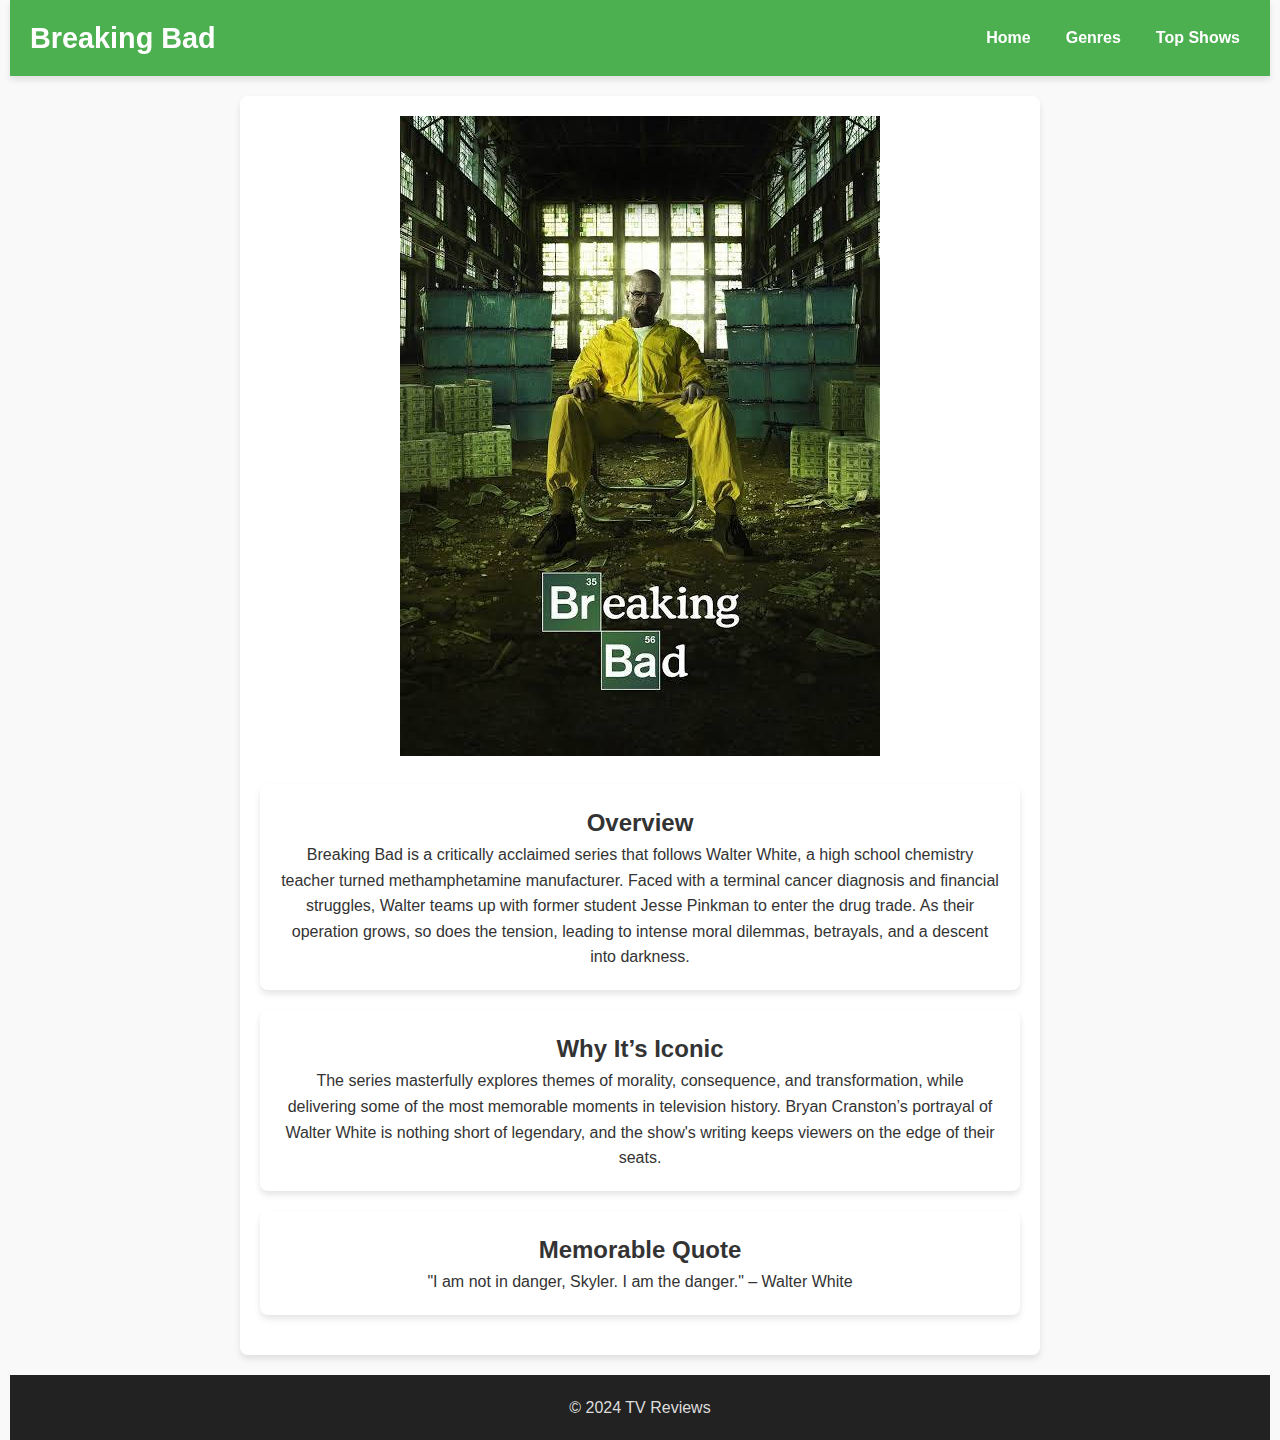
<file: pages/breaking_bad.html>
<!DOCTYPE html>
<html lang="en">
<head>
    <meta charset="UTF-8">
    <meta name="viewport" content="width=device-width, initial-scale=1.0">
    <title>Breaking Bad Review</title>
    <link rel="stylesheet" href="../styles/style.css">
</head>
<body>
    <header>
        <h1>Breaking Bad</h1>
        <nav>
            <a href="../index.html">Home</a>
            <a href="genres.html">Genres</a>
            <a href="top-shows.html">Top Shows</a>
        </nav>
    </header>
    <main>
        <img src="../images/breaking_bad.jpg" alt="Breaking Bad Poster" class="review-image">
        <section>
            <h2>Overview</h2>
            <p>Breaking Bad is a critically acclaimed series that follows Walter White, a high school chemistry teacher turned methamphetamine manufacturer. Faced with a terminal cancer diagnosis and financial struggles, Walter teams up with former student Jesse Pinkman to enter the drug trade. As their operation grows, so does the tension, leading to intense moral dilemmas, betrayals, and a descent into darkness.</p>
        </section>
        <section>
            <h2>Why It’s Iconic</h2>
            <p>The series masterfully explores themes of morality, consequence, and transformation, while delivering some of the most memorable moments in television history. Bryan Cranston’s portrayal of Walter White is nothing short of legendary, and the show's writing keeps viewers on the edge of their seats.</p>
        </section>
        <section>
            <h2>Memorable Quote</h2>
            <blockquote>"I am not in danger, Skyler. I am the danger." – Walter White</blockquote>
        </section>
    </main>
    <footer>
        <p>&copy; 2024 TV Reviews</p>
    </footer>
</body>
</html>
</file>
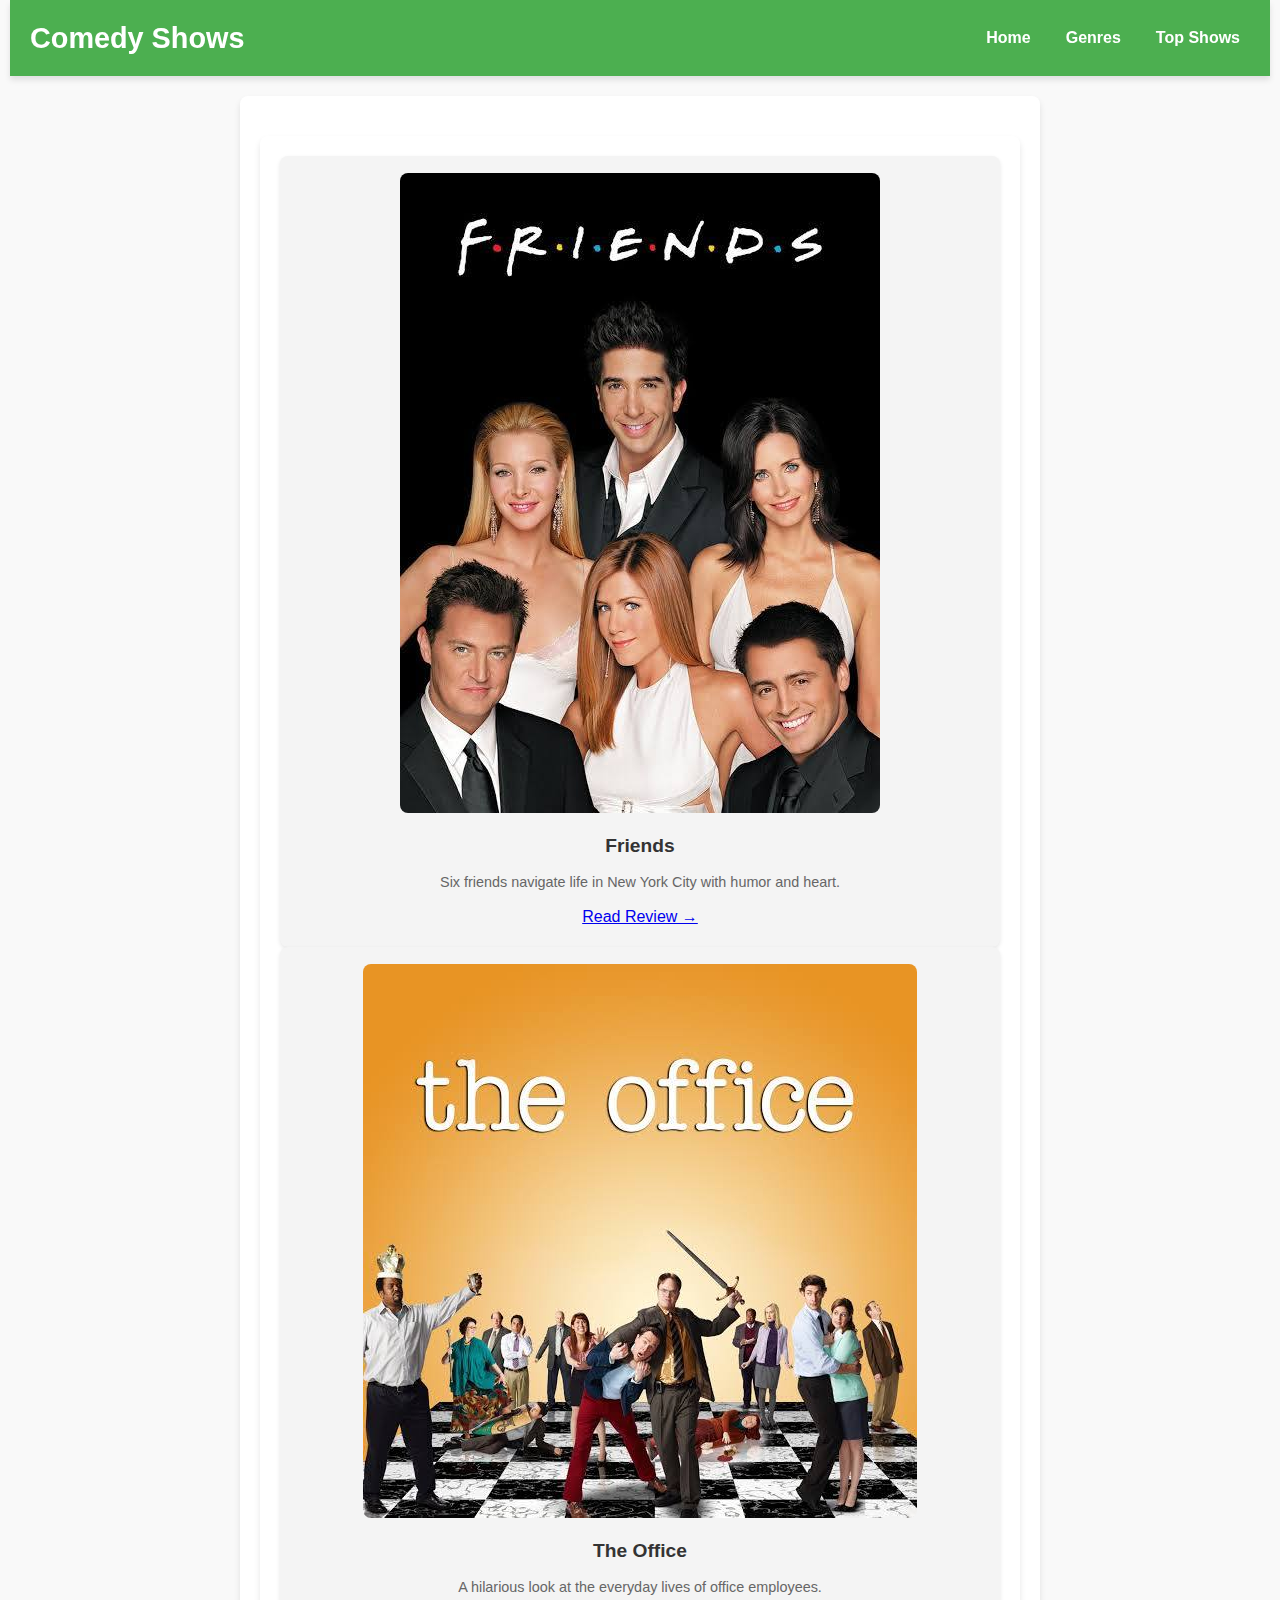
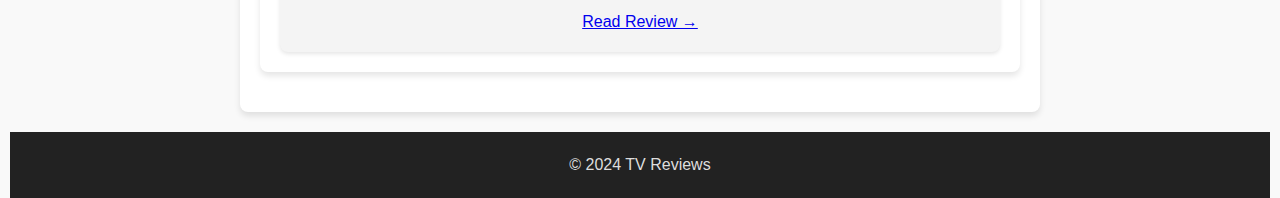
<file: pages/comedy.html>
<!DOCTYPE html>
<html lang="en">
<head>
    <meta charset="UTF-8">
    <meta name="viewport" content="width=device-width, initial-scale=1.0">
    <title>Comedy Shows</title>
    <link rel="stylesheet" href="../styles/style.css">
</head>
<body>
    <header>
        <h1>Comedy Shows</h1>
        <nav>
            <a href="../index.html">Home</a>
            <a href="genres.html">Genres</a>
            <a href="top-shows.html">Top Shows</a>
        </nav>
    </header>
    <main>
        <section id="comedy-shows">
            <div class="show-card">
                <img src="../images/friends.jpg" alt="Friends">
                <h3>Friends</h3>
                <p>Six friends navigate life in New York City with humor and heart.</p>
                <a href="friends.html">Read Review →</a>
            </div>
            <div class="show-card">
                <img src="../images/the_office.jpg" alt="The Office">
                <h3>The Office</h3>
                <p>A hilarious look at the everyday lives of office employees.</p>
                <a href="the_office.html">Read Review →</a>
            </div>
        </section>
    </main>
    <footer>
        <p>&copy; 2024 TV Reviews</p>
    </footer>
</body>
</html>
</file>
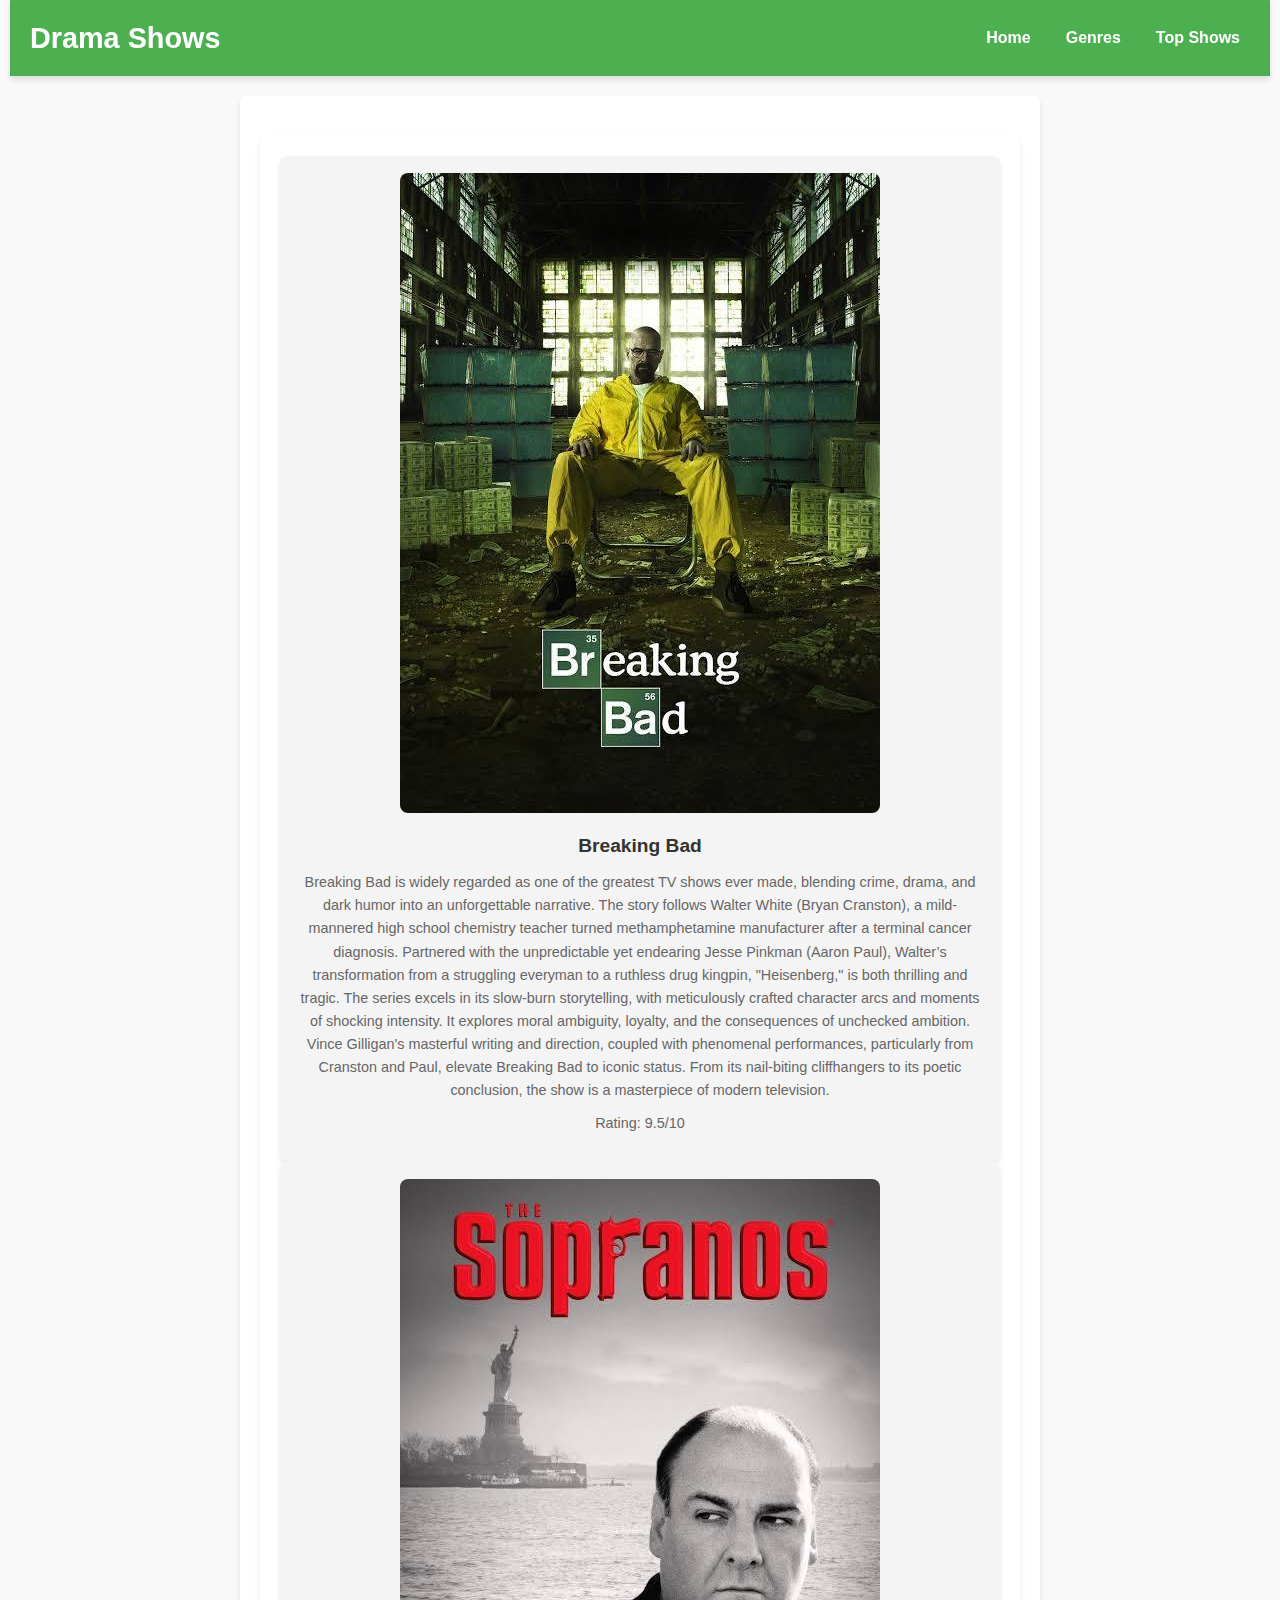
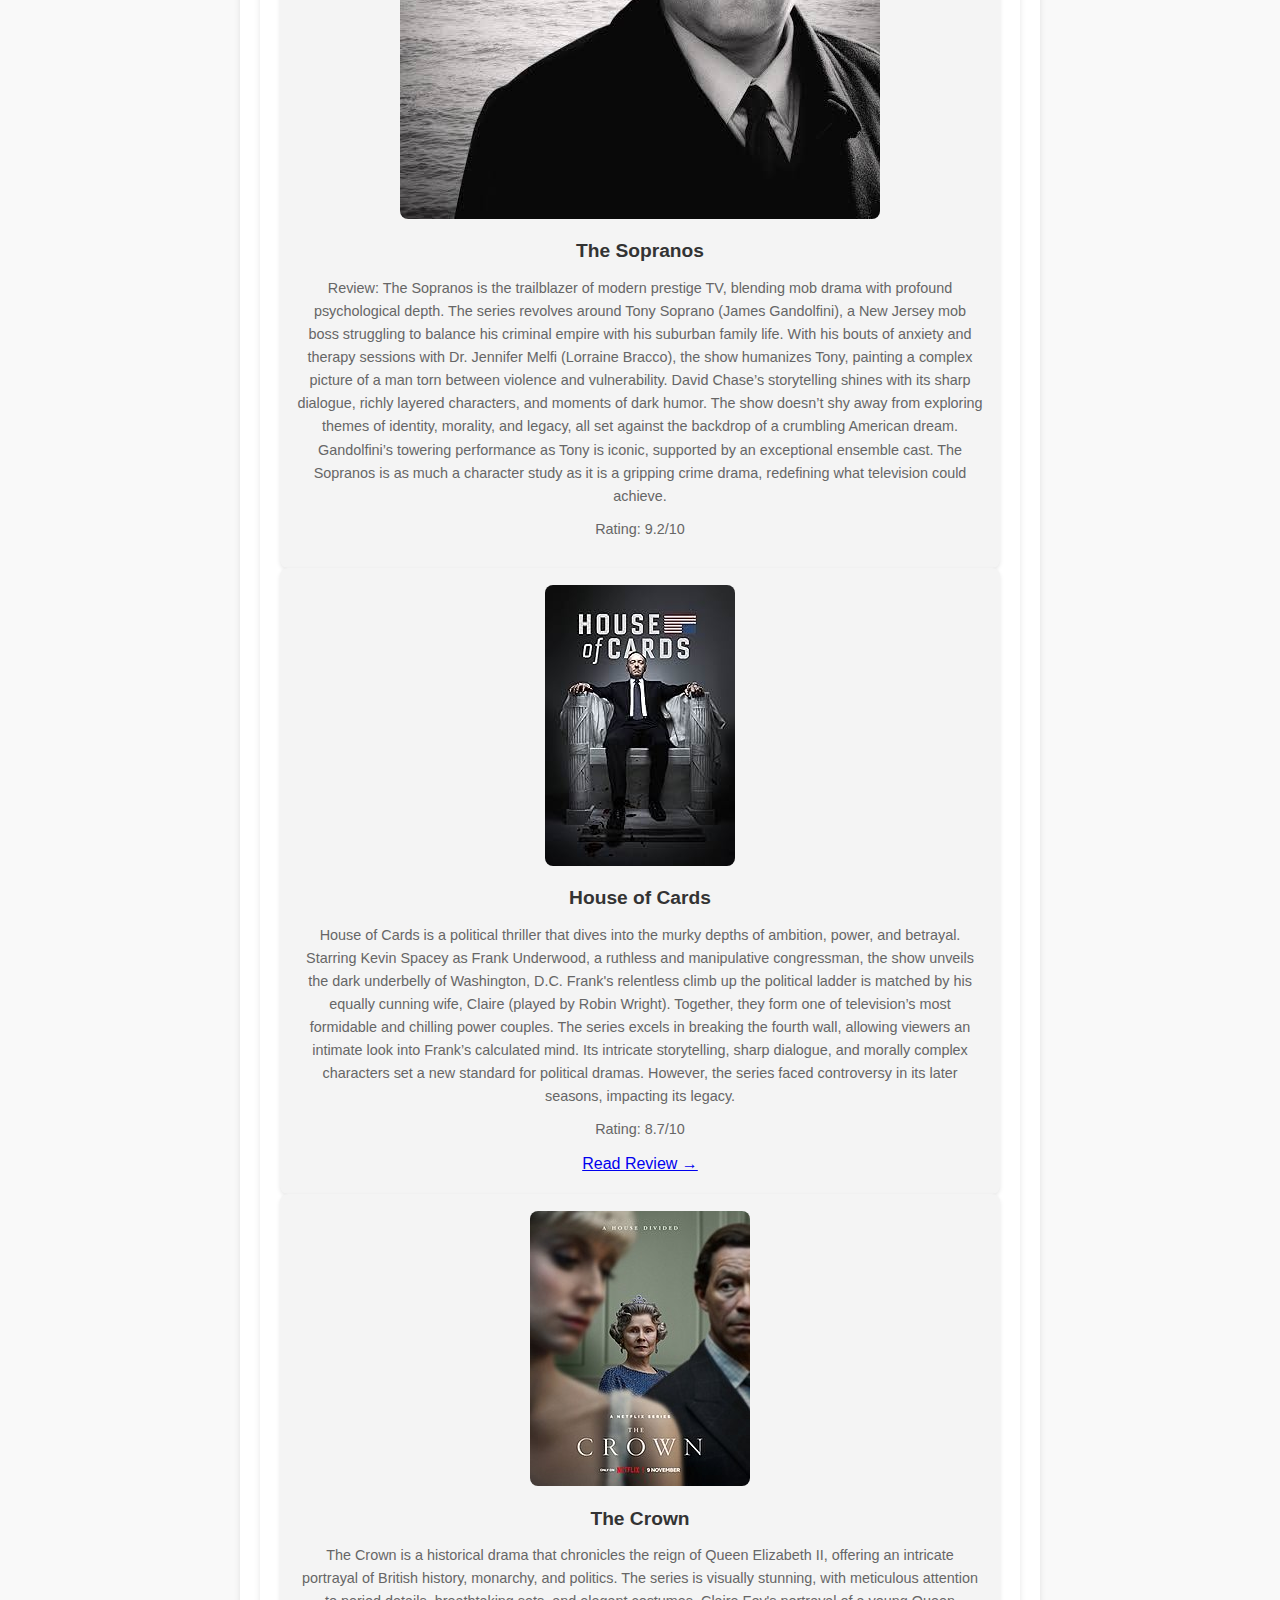
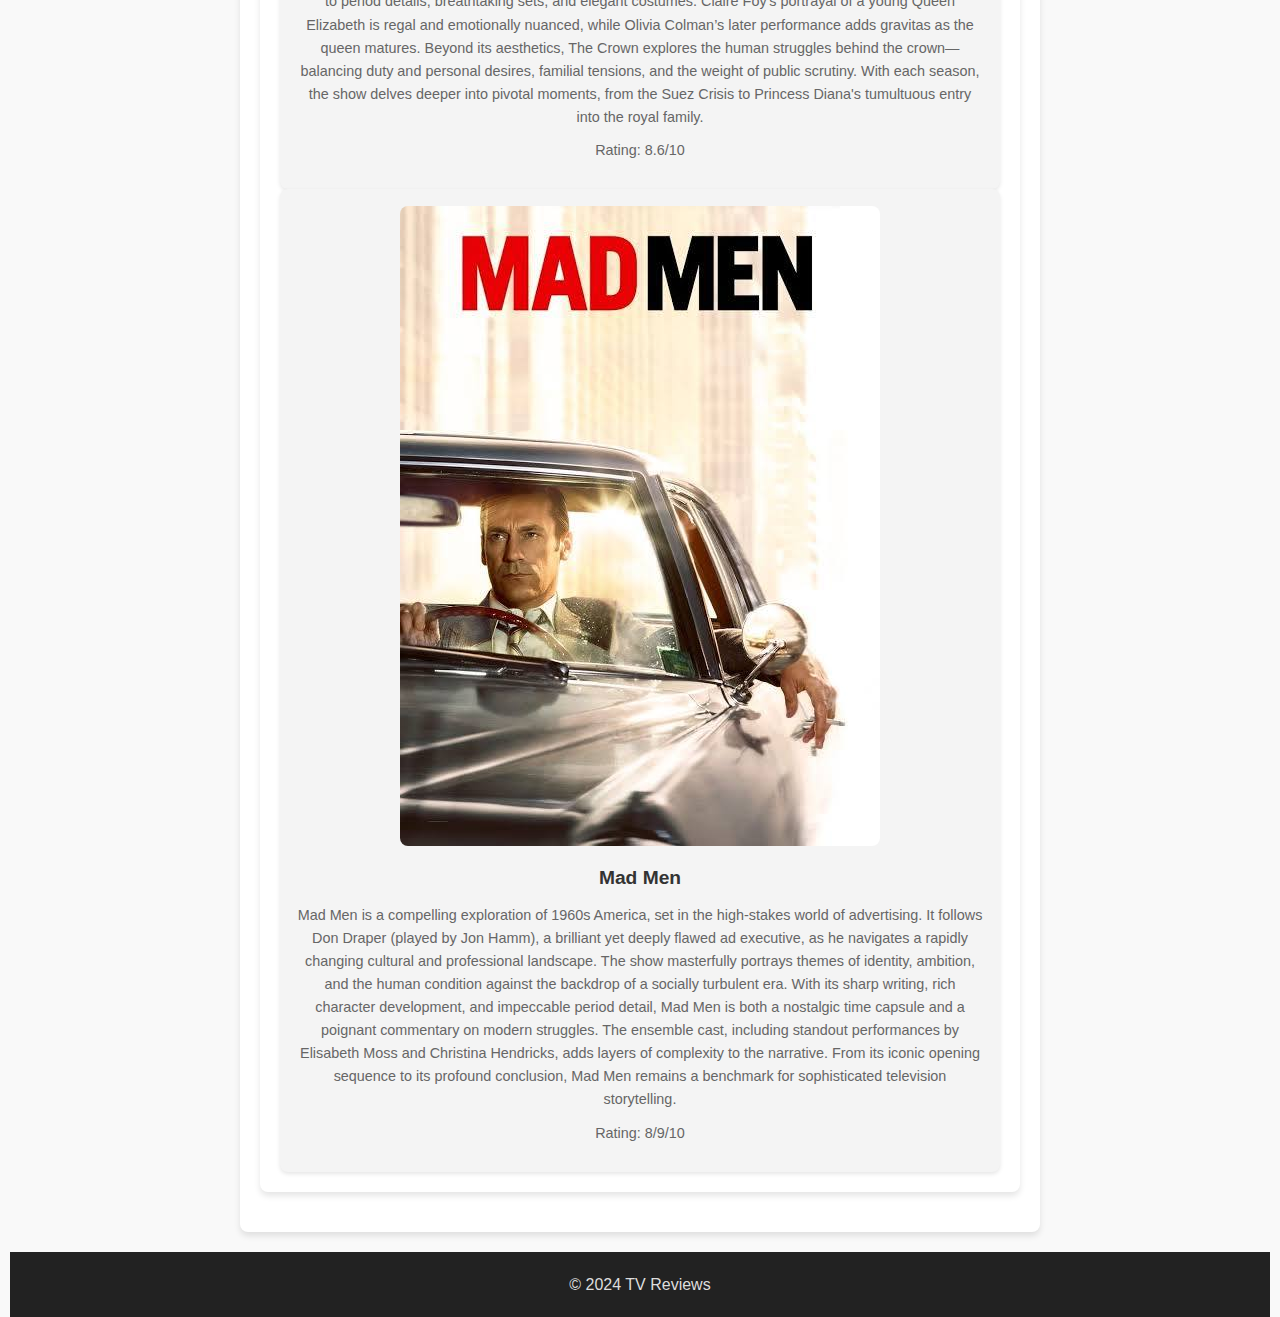
<file: pages/drama.html>
<!DOCTYPE html>
<html lang="en">
<head>
    <meta charset="UTF-8">
    <meta name="viewport" content="width=device-width, initial-scale=1.0">
    <title>Drama Shows</title>
    <link rel="stylesheet" href="../styles/style.css">
</head>
<body>
    <header>
        <h1>Drama Shows</h1>
        <nav>
            <a href="../index.html">Home</a>
            <a href="genres.html">Genres</a>
            <a href="top-shows.html">Top Shows</a>
        </nav>
    </header>
    <main>
        <section id="drama-shows">
            <div class="show-card">
                <img src="../images/breaking_bad.jpg" alt="Breaking Bad">
                <h3>Breaking Bad</h3>
                <p>Breaking Bad is widely regarded as one of the greatest TV shows ever made, blending crime, drama, and dark humor into an unforgettable narrative. The story follows Walter White (Bryan Cranston), a mild-mannered high school chemistry teacher turned methamphetamine manufacturer after a terminal cancer diagnosis. Partnered with the unpredictable yet endearing Jesse Pinkman (Aaron Paul), Walter’s transformation from a struggling everyman to a ruthless drug kingpin, "Heisenberg," is both thrilling and tragic.

                    The series excels in its slow-burn storytelling, with meticulously crafted character arcs and moments of shocking intensity. It explores moral ambiguity, loyalty, and the consequences of unchecked ambition. Vince Gilligan's masterful writing and direction, coupled with phenomenal performances, particularly from Cranston and Paul, elevate Breaking Bad to iconic status. From its nail-biting cliffhangers to its poetic conclusion, the show is a masterpiece of modern television.</p>
                    
                <p>Rating: 9.5/10</p>
            </div>
            <div class="show-card">
                <img src="../images/the_sopranos.jpg" alt="The Sopranos">
                <h3>The Sopranos</h3>
                <p>Review:
                    The Sopranos is the trailblazer of modern prestige TV, blending mob drama with profound psychological depth. The series revolves around Tony Soprano (James Gandolfini), a New Jersey mob boss struggling to balance his criminal empire with his suburban family life. With his bouts of anxiety and therapy sessions with Dr. Jennifer Melfi (Lorraine Bracco), the show humanizes Tony, painting a complex picture of a man torn between violence and vulnerability.
                    
                    David Chase’s storytelling shines with its sharp dialogue, richly layered characters, and moments of dark humor. The show doesn’t shy away from exploring themes of identity, morality, and legacy, all set against the backdrop of a crumbling American dream. Gandolfini’s towering performance as Tony is iconic, supported by an exceptional ensemble cast. The Sopranos is as much a character study as it is a gripping crime drama, redefining what television could achieve.</p>
                <p>Rating: 9.2/10</p>
            </div>
            <div class="show-card">
                <img src="../images/house_of_cards.jpg" alt="House of Cards">
                <h3>House of Cards</h3>
                <p>House of Cards is a political thriller that dives into the murky depths of ambition, power, and betrayal. Starring Kevin Spacey as Frank Underwood, a ruthless and manipulative congressman, the show unveils the dark underbelly of Washington, D.C. Frank's relentless climb up the political ladder is matched by his equally cunning wife, Claire (played by Robin Wright). Together, they form one of television’s most formidable and chilling power couples.

                    The series excels in breaking the fourth wall, allowing viewers an intimate look into Frank’s calculated mind. Its intricate storytelling, sharp dialogue, and morally complex characters set a new standard for political dramas. However, the series faced controversy in its later seasons, impacting its legacy.</p>
                <p>Rating: 8.7/10</p>
                <a href="house_of_cards.html">Read Review →</a>
            </div>
            <div class="show-card">
                <img src="../images/the_crown.jpg" alt="The Crown">
                <h3>The Crown</h3>
                <p>The Crown is a historical drama that chronicles the reign of Queen Elizabeth II, offering an intricate portrayal of British history, monarchy, and politics. The series is visually stunning, with meticulous attention to period details, breathtaking sets, and elegant costumes. Claire Foy's portrayal of a young Queen Elizabeth is regal and emotionally nuanced, while Olivia Colman’s later performance adds gravitas as the queen matures.

                    Beyond its aesthetics, The Crown explores the human struggles behind the crown—balancing duty and personal desires, familial tensions, and the weight of public scrutiny. With each season, the show delves deeper into pivotal moments, from the Suez Crisis to Princess Diana's tumultuous entry into the royal family.</p>
                <p>Rating: 8.6/10
            </div>
            <div class="show-card">
                <img src="../images/mad_men.jpg" alt="Mad Men">
                <h3>Mad Men</h3>
                <p>Mad Men is a compelling exploration of 1960s America, set in the high-stakes world of advertising. It follows Don Draper (played by Jon Hamm), a brilliant yet deeply flawed ad executive, as he navigates a rapidly changing cultural and professional landscape. The show masterfully portrays themes of identity, ambition, and the human condition against the backdrop of a socially turbulent era.

                    With its sharp writing, rich character development, and impeccable period detail, Mad Men is both a nostalgic time capsule and a poignant commentary on modern struggles. The ensemble cast, including standout performances by Elisabeth Moss and Christina Hendricks, adds layers of complexity to the narrative. From its iconic opening sequence to its profound conclusion, Mad Men remains a benchmark for sophisticated television storytelling.</p>

                <p>Rating: 8/9/10</p>
            </div>
        </section>
    </main>
    <footer>
        <p>&copy; 2024 TV Reviews</p>
    </footer>
</body>
</html>
</file>
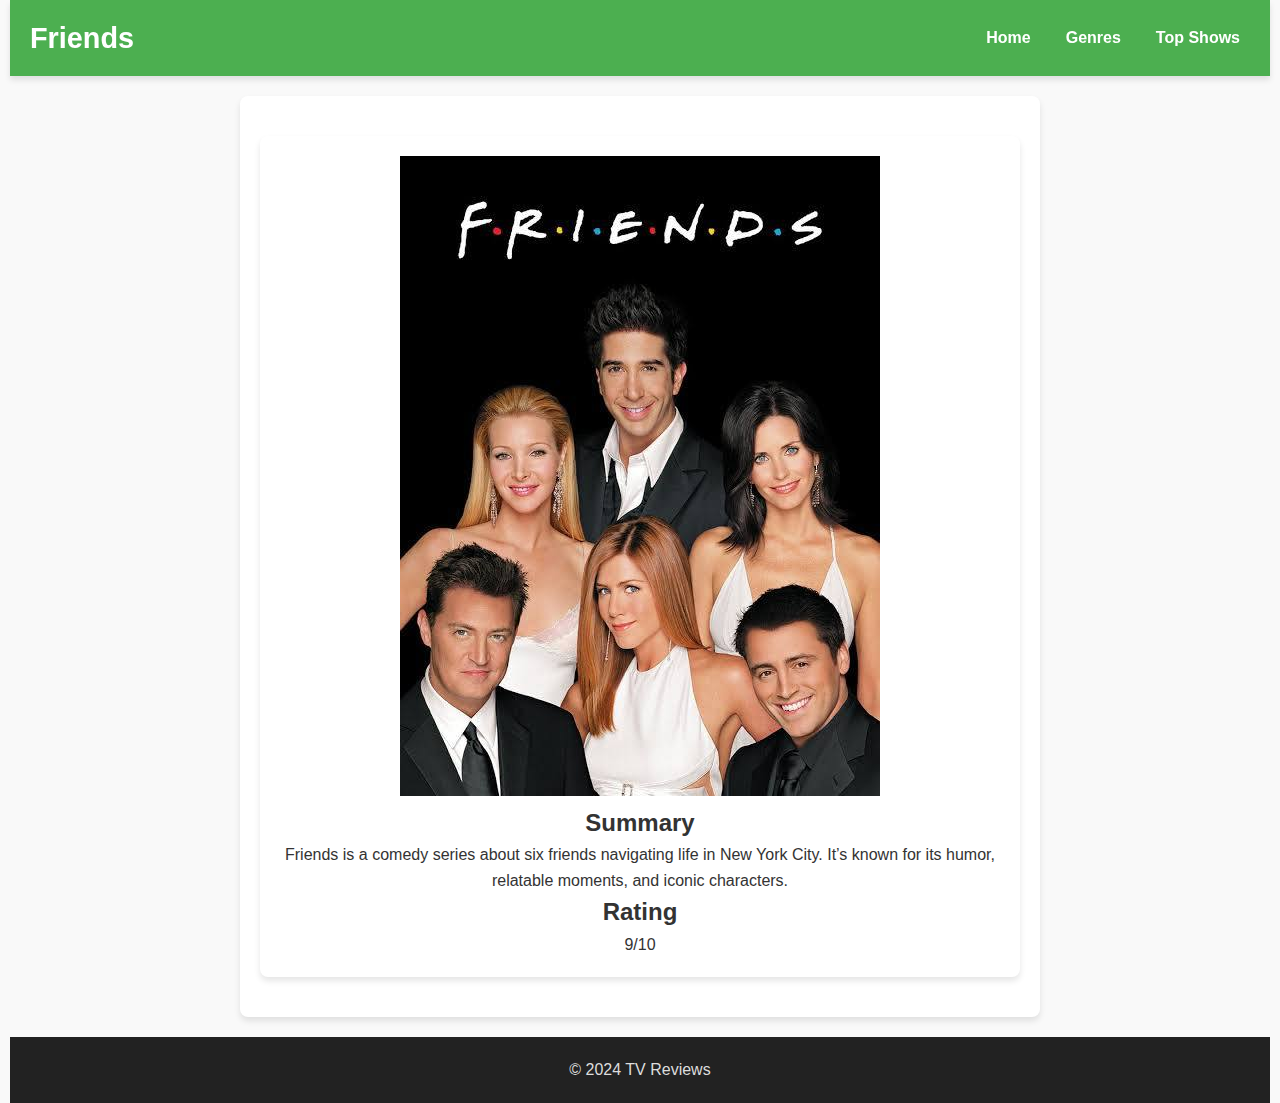
<file: pages/friends.html>
<!DOCTYPE html>
<html lang="en">
<head>
    <meta charset="UTF-8">
    <meta name="viewport" content="width=device-width, initial-scale=1.0">
    <title>Friends Review</title>
    <link rel="stylesheet" href="../styles/style.css">
</head>
<body>
    <header>
        <h1>Friends</h1>
        <nav>
            <a href="../index.html">Home</a>
            <a href="genres.html">Genres</a>
            <a href="top-shows.html">Top Shows</a>
        </nav>
    </header>
    <main>
        <section id="review">
            <img src="../images/friends.jpg" alt="Friends">
            <h2>Summary</h2>
            <p>Friends is a comedy series about six friends navigating life in New York City. It’s known for its humor, relatable moments, and iconic characters.</p>
            <h2>Rating</h2>
            <p>9/10</p>
        </section>
    </main>
    <footer>
        <p>&copy; 2024 TV Reviews</p>
    </footer>
</body>
</html>
</file>
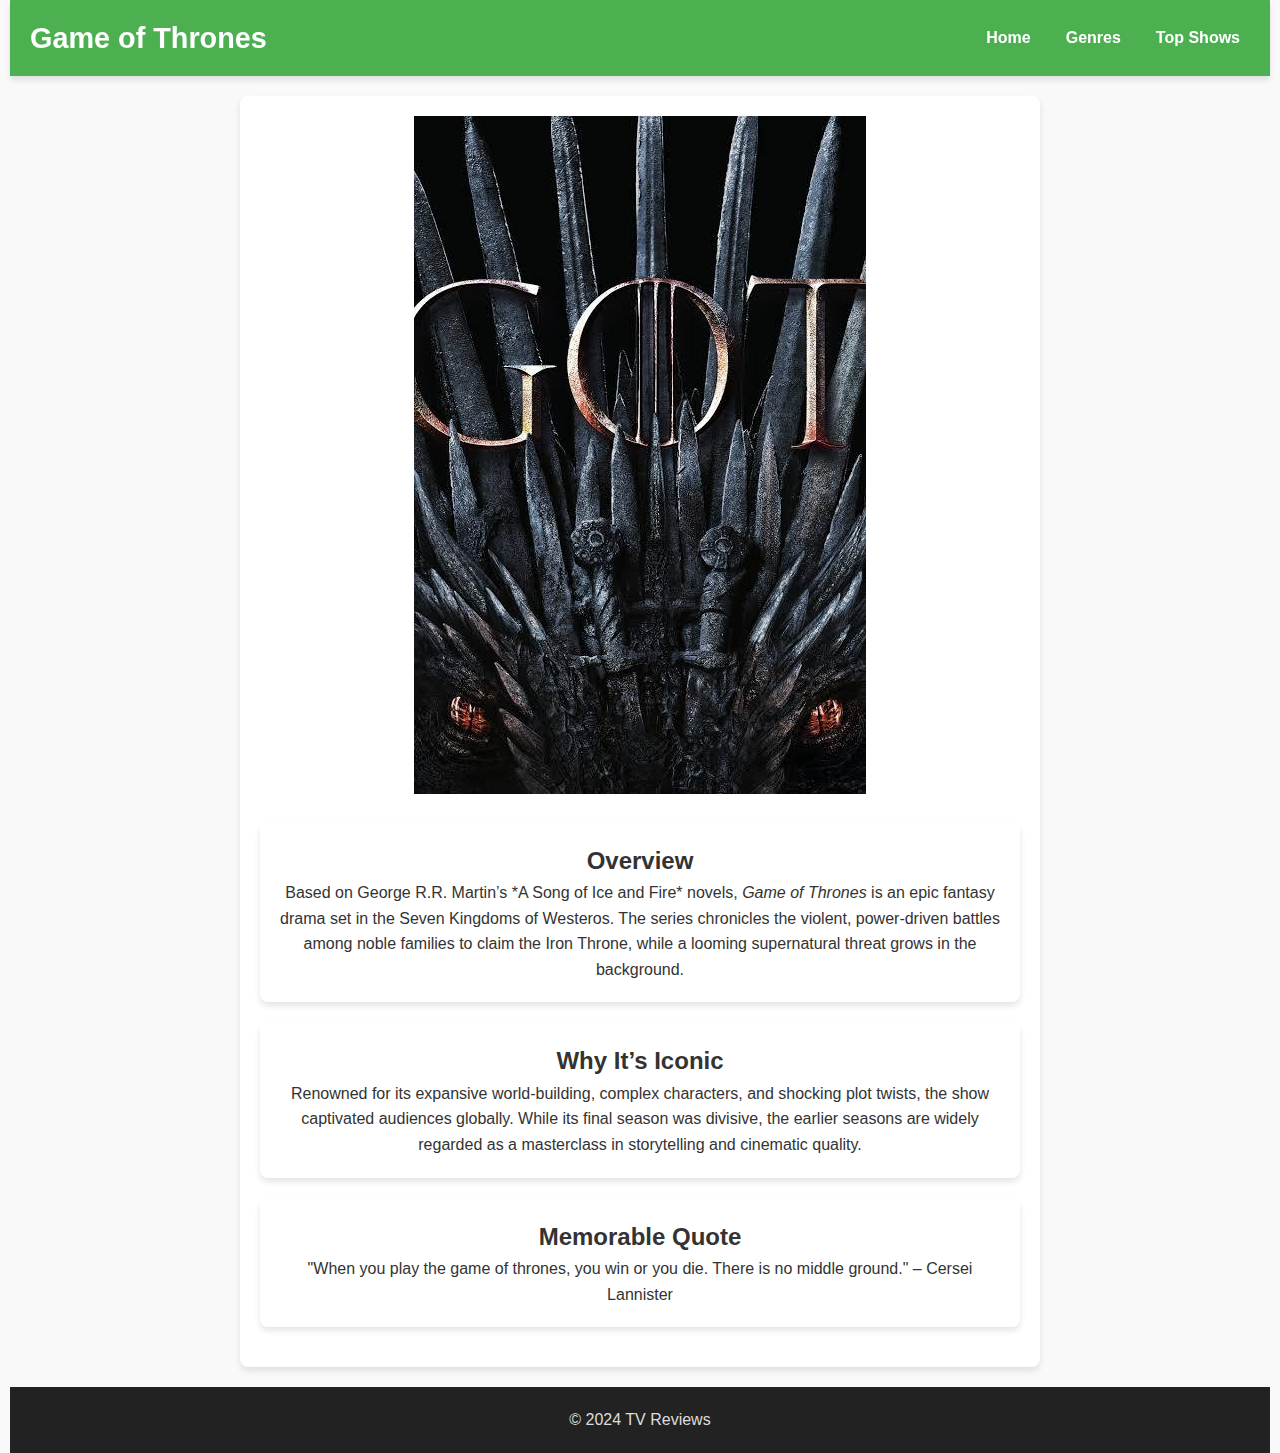
<file: pages/game_of_thrones.html>
<!DOCTYPE html>
<html lang="en">
<head>
    <meta charset="UTF-8">
    <meta name="viewport" content="width=device-width, initial-scale=1.0">
    <title>Game of Thrones Review</title>
    <link rel="stylesheet" href="../styles/style.css">
</head>
<body>
    <header>
        <h1>Game of Thrones</h1>
        <nav>
            <a href="../index.html">Home</a>
            <a href="genres.html">Genres</a>
            <a href="top-shows.html">Top Shows</a>
        </nav>
    </header>
    <main>
        <img src="../images/game_of_thrones.jpg" alt="Game of Thrones Poster" class="review-image">
        <section>
            <h2>Overview</h2>
            <p>
                Based on George R.R. Martin’s *A Song of Ice and Fire* novels, 
                <em>Game of Thrones</em> is an epic fantasy drama set in the Seven Kingdoms of Westeros. The series chronicles the violent, power-driven battles among noble families to claim the Iron Throne, while a looming supernatural threat grows in the background.
            </p>
        </section>
        <section>
            <h2>Why It’s Iconic</h2>
            <p>
                Renowned for its expansive world-building, complex characters, and shocking plot twists, the show captivated audiences globally. While its final season was divisive, the earlier seasons are widely regarded as a masterclass in storytelling and cinematic quality.
            </p>
        </section>
        <section>
            <h2>Memorable Quote</h2>
            <blockquote>"When you play the game of thrones, you win or you die. There is no middle ground." – Cersei Lannister</blockquote>
        </section>
    </main>
    <footer>
        <p>&copy; 2024 TV Reviews</p>
    </footer>
</body>
</html>
</file>
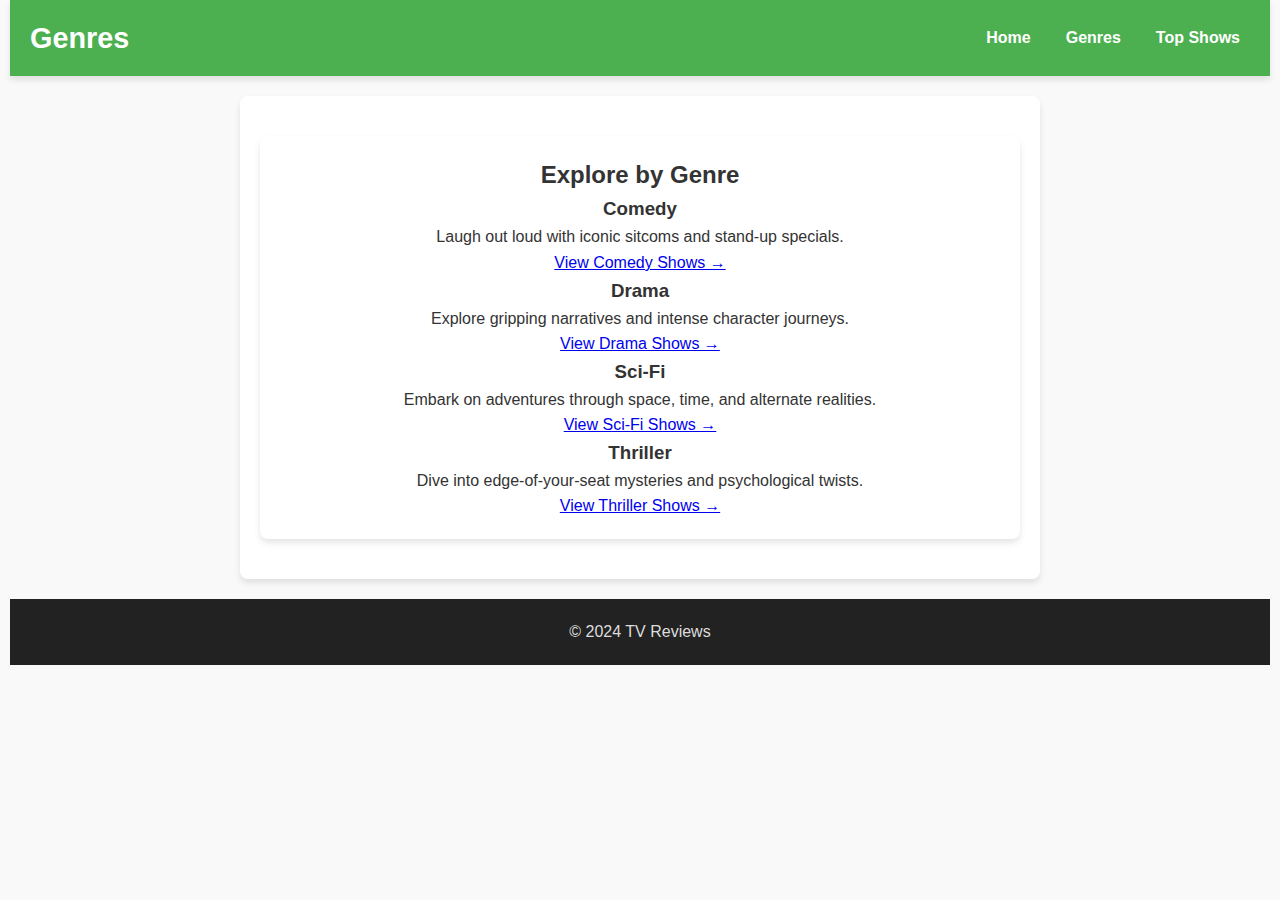
<file: pages/genres.html>
<!DOCTYPE html>
<html lang="en">
<head>
    <meta charset="UTF-8">
    <meta name="viewport" content="width=device-width, initial-scale=1.0">
    <title>TV Show Genres</title>
    <link rel="stylesheet" href="../styles/style.css">
</head>
<body>
    <header>
        <h1>Genres</h1>
        <nav>
            <a href="../index.html">Home</a>
            <a href="genres.html">Genres</a>
            <a href="top-shows.html">Top Shows</a>
        </nav>
    </header>
    <main>
        <section id="genres">
            <h2>Explore by Genre</h2>
            <div class="genre-card">
                <h3>Comedy</h3>
                <p>Laugh out loud with iconic sitcoms and stand-up specials.</p>
                <a href="comedy.html">View Comedy Shows →</a>
            </div>
            <div class="genre-card">
                <h3>Drama</h3>
                <p>Explore gripping narratives and intense character journeys.</p>
                <a href="drama.html">View Drama Shows →</a>
            </div>
            <div class="genre-card">
                <h3>Sci-Fi</h3>
                <p>Embark on adventures through space, time, and alternate realities.</p>
                <a href="sci-fi.html">View Sci-Fi Shows →</a>
            </div>
            <div class="genre-card">
                <h3>Thriller</h3>
                <p>Dive into edge-of-your-seat mysteries and psychological twists.</p>
                <a href="thriller.html">View Thriller Shows →</a>
            </div>
        </section>
    </main>
    <footer>
        <p>&copy; 2024 TV Reviews</p>
    </footer>
</body>
</html>
</file>
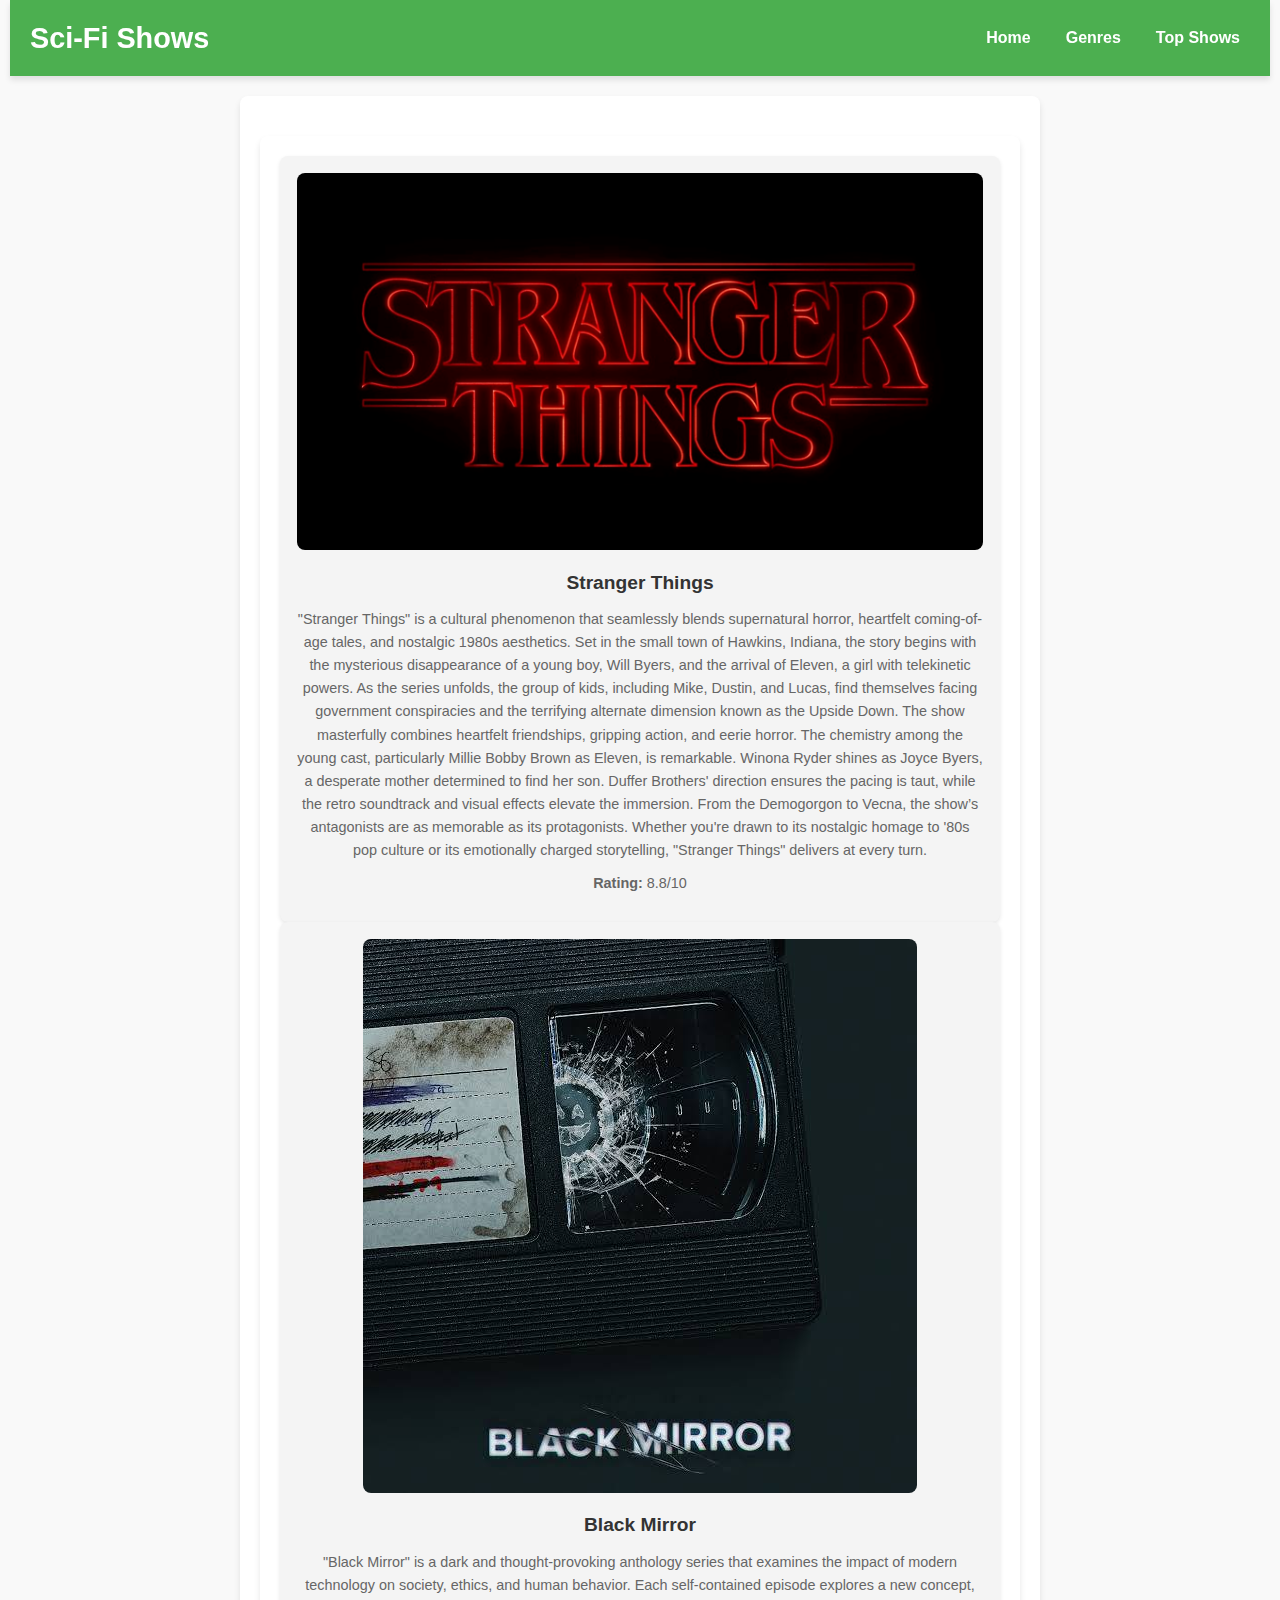
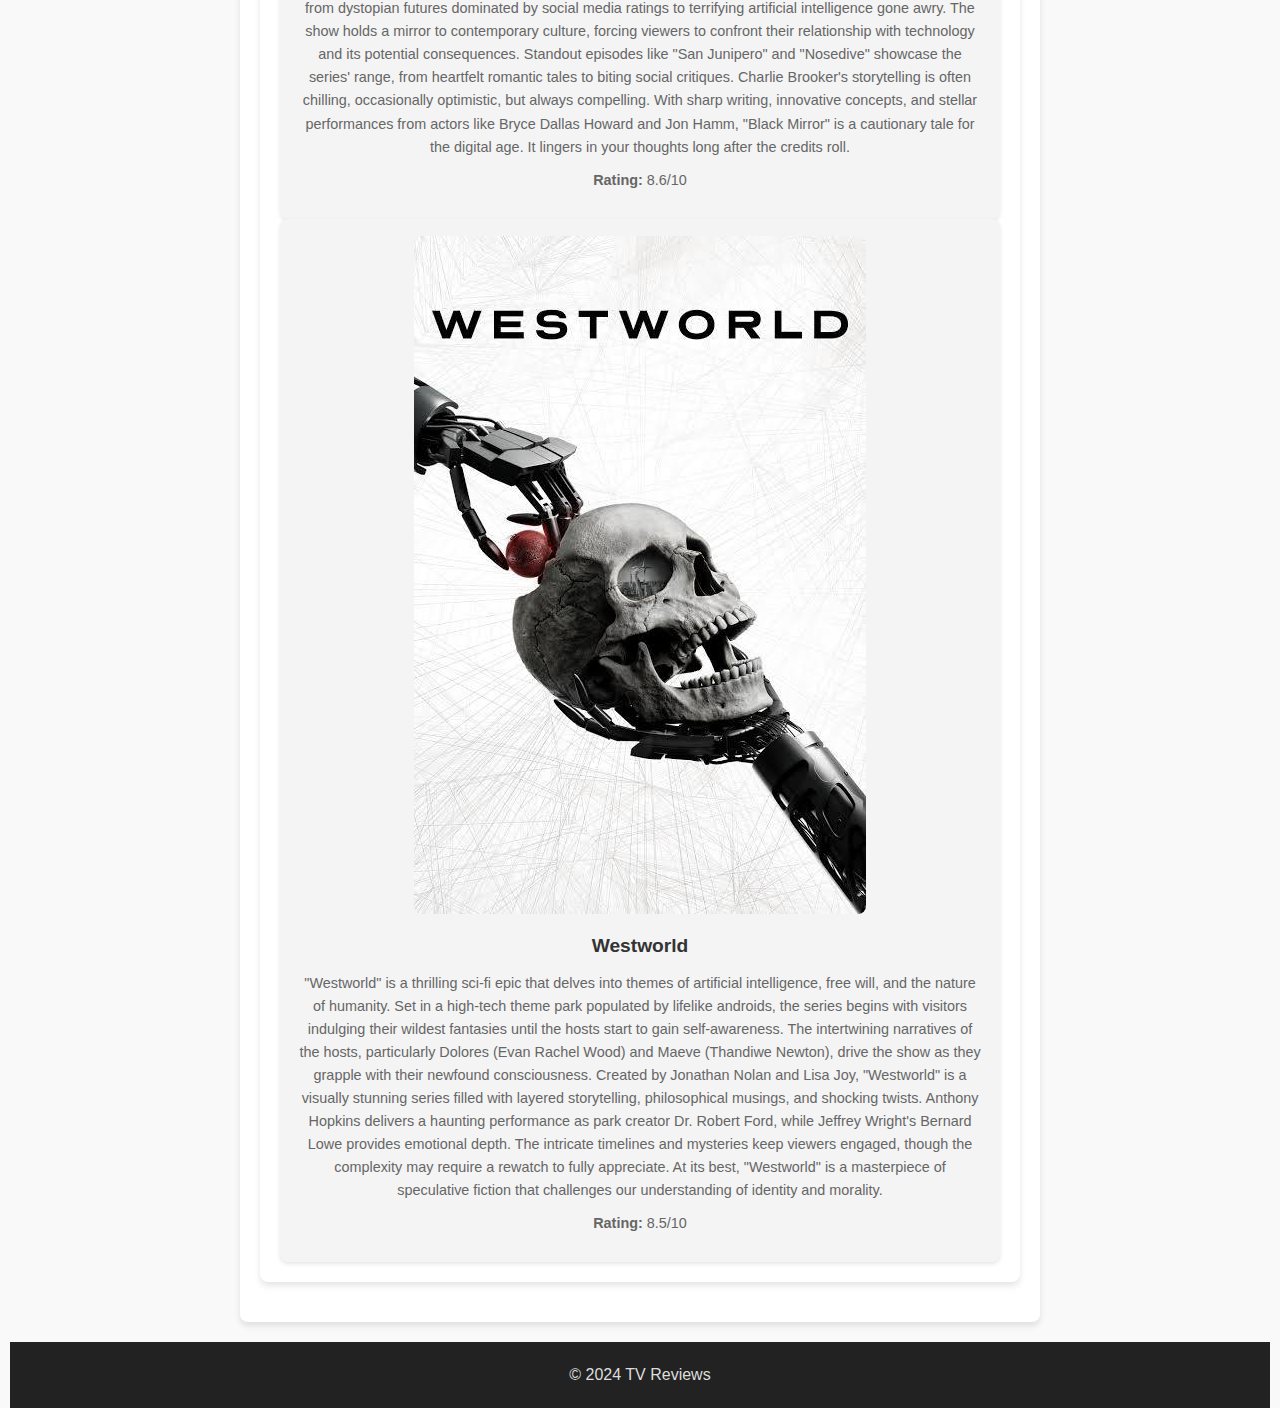
<file: pages/sci-fi.html>
<!DOCTYPE html>
<html lang="en">
<head>
    <meta charset="UTF-8">
    <meta name="viewport" content="width=device-width, initial-scale=1.0">
    <title>Sci-Fi Shows</title>
    <link rel="stylesheet" href="../styles/style.css">
</head>
<body>
    <header>
        <h1>Sci-Fi Shows</h1>
        <nav>
            <a href="../index.html">Home</a>
            <a href="genres.html">Genres</a>
            <a href="top-shows.html">Top Shows</a>
        </nav>
    </header>
    <main>
        <section id="sci-fi-shows">
            <div class="show-card">
                <img src="../images/stranger_things.jpg" alt="Stranger Things">
                <h3>Stranger Things</h3>
                <p>"Stranger Things" is a cultural phenomenon that seamlessly blends supernatural horror, heartfelt coming-of-age tales, and nostalgic 1980s aesthetics. Set in the small town of Hawkins, Indiana, the story begins with the mysterious disappearance of a young boy, Will Byers, and the arrival of Eleven, a girl with telekinetic powers. As the series unfolds, the group of kids, including Mike, Dustin, and Lucas, find themselves facing government conspiracies and the terrifying alternate dimension known as the Upside Down.

                    The show masterfully combines heartfelt friendships, gripping action, and eerie horror. The chemistry among the young cast, particularly Millie Bobby Brown as Eleven, is remarkable. Winona Ryder shines as Joyce Byers, a desperate mother determined to find her son. Duffer Brothers' direction ensures the pacing is taut, while the retro soundtrack and visual effects elevate the immersion. From the Demogorgon to Vecna, the show’s antagonists are as memorable as its protagonists. Whether you're drawn to its nostalgic homage to '80s pop culture or its emotionally charged storytelling, "Stranger Things" delivers at every turn.</p>
                <p><strong>Rating:</strong> 8.8/10</p>
            </div>
            <div class="show-card">
                <img src="../images/black_mirror.jpg" alt="Black Mirror">
                <h3>Black Mirror</h3>
                <p>"Black Mirror" is a dark and thought-provoking anthology series that examines the impact of modern technology on society, ethics, and human behavior. Each self-contained episode explores a new concept, from dystopian futures dominated by social media ratings to terrifying artificial intelligence gone awry. The show holds a mirror to contemporary culture, forcing viewers to confront their relationship with technology and its potential consequences.

                    Standout episodes like "San Junipero" and "Nosedive" showcase the series' range, from heartfelt romantic tales to biting social critiques. Charlie Brooker's storytelling is often chilling, occasionally optimistic, but always compelling. With sharp writing, innovative concepts, and stellar performances from actors like Bryce Dallas Howard and Jon Hamm, "Black Mirror" is a cautionary tale for the digital age. It lingers in your thoughts long after the credits roll.</p>
                <p><strong>Rating:</strong> 8.6/10</p>
            </div>
            <div class="show-card">
                <img src="../images/westworld.jpg" alt="Westworld">
                <h3>Westworld</h3>
                <p>"Westworld" is a thrilling sci-fi epic that delves into themes of artificial intelligence, free will, and the nature of humanity. Set in a high-tech theme park populated by lifelike androids, the series begins with visitors indulging their wildest fantasies until the hosts start to gain self-awareness. The intertwining narratives of the hosts, particularly Dolores (Evan Rachel Wood) and Maeve (Thandiwe Newton), drive the show as they grapple with their newfound consciousness.

                    Created by Jonathan Nolan and Lisa Joy, "Westworld" is a visually stunning series filled with layered storytelling, philosophical musings, and shocking twists. Anthony Hopkins delivers a haunting performance as park creator Dr. Robert Ford, while Jeffrey Wright's Bernard Lowe provides emotional depth. The intricate timelines and mysteries keep viewers engaged, though the complexity may require a rewatch to fully appreciate. At its best, "Westworld" is a masterpiece of speculative fiction that challenges our understanding of identity and morality.</p>
                <p><strong>Rating:</strong> 8.5/10</p>
            </div>
        </section>
    </main>
    <footer>
        <p>&copy; 2024 TV Reviews</p>
    </footer>
</body>
</html>
</file>
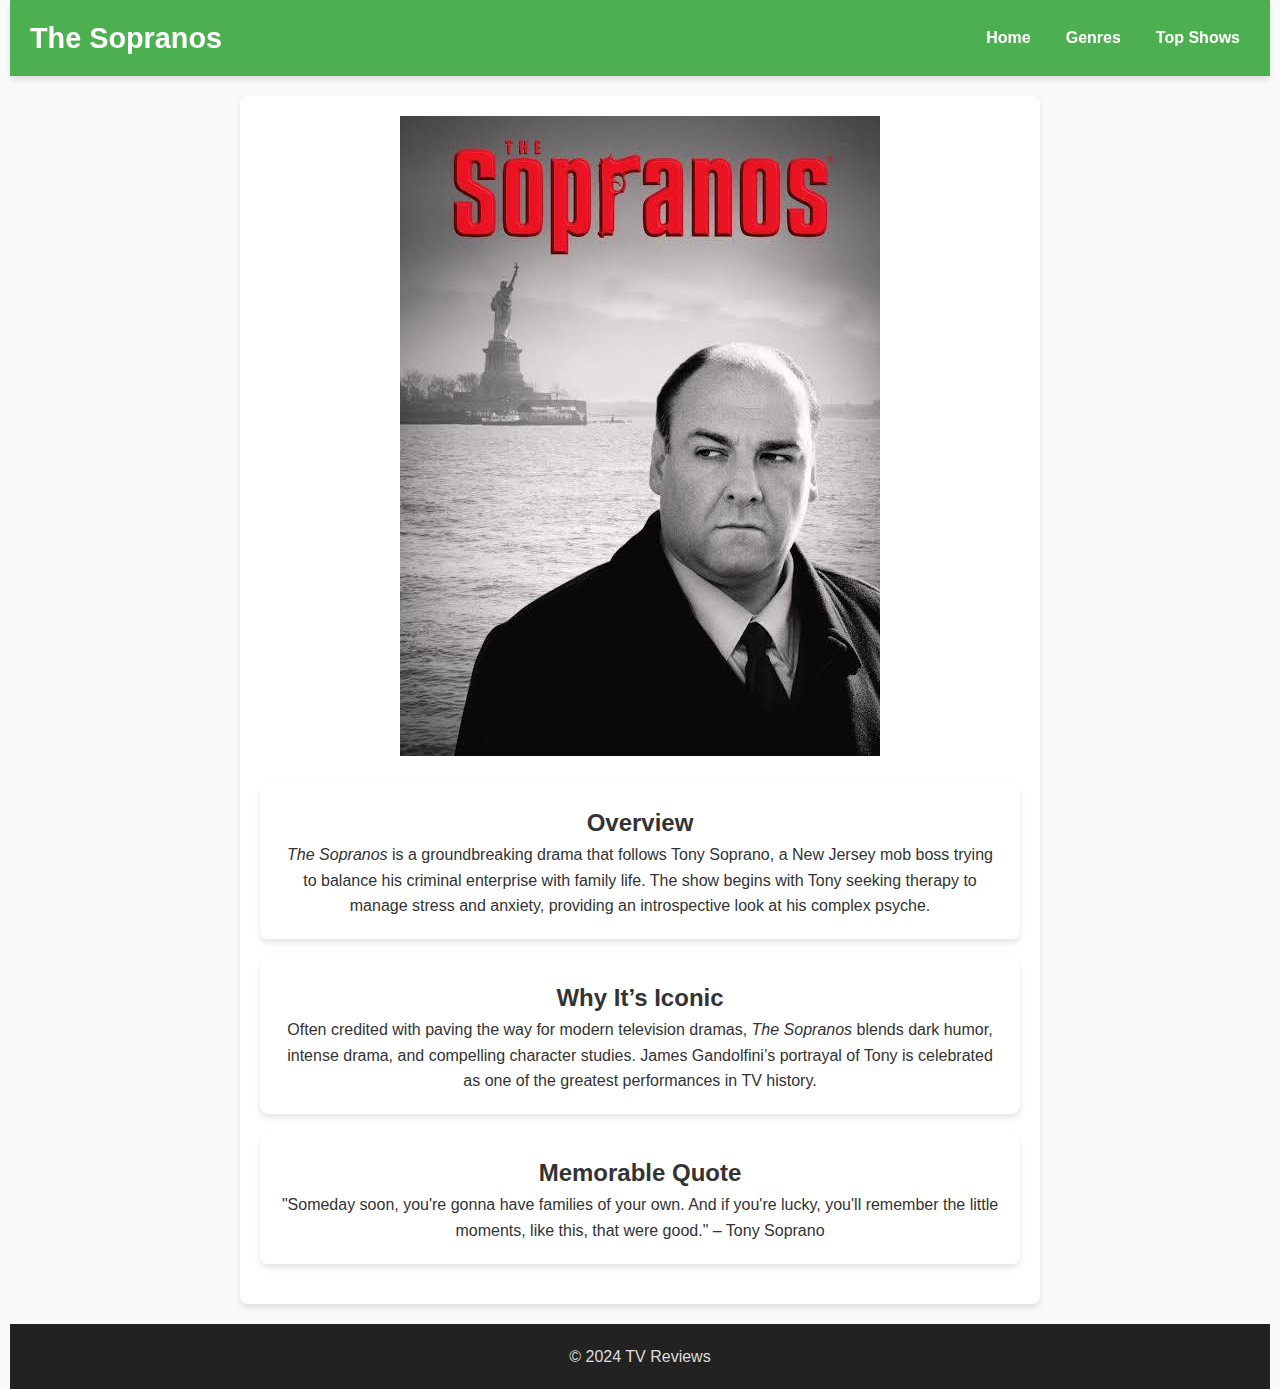
<file: pages/the_sopranos.html>
<!DOCTYPE html>
<html lang="en">
<head>
    <meta charset="UTF-8">
    <meta name="viewport" content="width=device-width, initial-scale=1.0">
    <title>The Sopranos Review</title>
    <link rel="stylesheet" href="../styles/style.css">
</head>
<body>
    <header>
        <h1>The Sopranos</h1>
        <nav>
            <a href="../index.html">Home</a>
            <a href="genres.html">Genres</a>
            <a href="top-shows.html">Top Shows</a>
        </nav>
    </header>
    <main>
        <img src="../images/the_sopranos.jpg" alt="The Sopranos Poster" class="review-image">
        <section>
            <h2>Overview</h2>
            <p>
                <em>The Sopranos</em> is a groundbreaking drama that follows Tony Soprano, a New Jersey mob boss trying to balance his criminal enterprise with family life. The show begins with Tony seeking therapy to manage stress and anxiety, providing an introspective look at his complex psyche.
            </p>
        </section>
        <section>
            <h2>Why It’s Iconic</h2>
            <p>
                Often credited with paving the way for modern television dramas, <em>The Sopranos</em> blends dark humor, intense drama, and compelling character studies. James Gandolfini’s portrayal of Tony is celebrated as one of the greatest performances in TV history.
            </p>
        </section>
        <section>
            <h2>Memorable Quote</h2>
            <blockquote>"Someday soon, you're gonna have families of your own. And if you're lucky, you'll remember the little moments, like this, that were good." – Tony Soprano</blockquote>
        </section>
    </main>
    <footer>
        <p>&copy; 2024 TV Reviews</p>
    </footer>
</body>
</html>
</file>
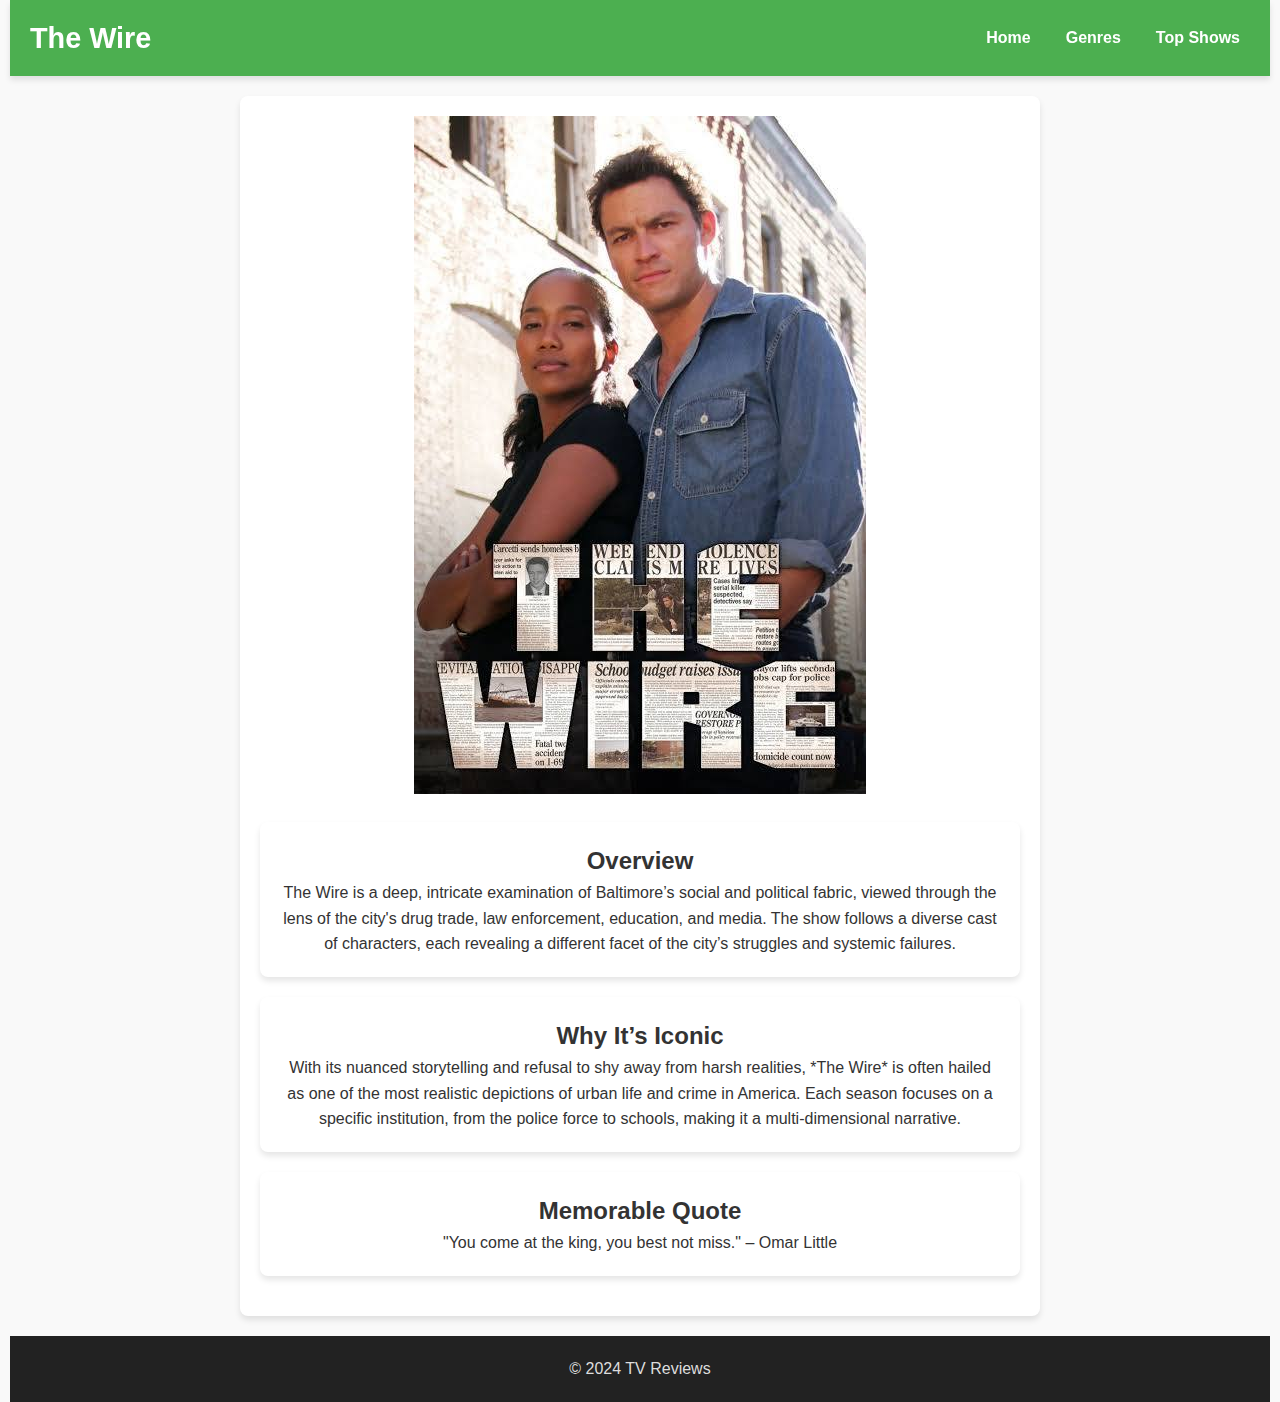
<file: pages/the_wire.html>
<!DOCTYPE html>
<html lang="en">
<head>
    <meta charset="UTF-8">
    <meta name="viewport" content="width=device-width, initial-scale=1.0">
    <title>The Wire Review</title>
    <link rel="stylesheet" href="../styles/style.css">
</head>
<body>
    <header>
        <h1>The Wire</h1>
        <nav>
            <a href="../index.html">Home</a>
            <a href="genres.html">Genres</a>
            <a href="top-shows.html">Top Shows</a>
        </nav>
    </header>
    <main>
        <img src="../images/the_wire.jpg" alt="The Wire Poster" class="review-image">
        <section>
            <h2>Overview</h2>
            <p>The Wire is a deep, intricate examination of Baltimore’s social and political fabric, viewed through the lens of the city's drug trade, law enforcement, education, and media. The show follows a diverse cast of characters, each revealing a different facet of the city’s struggles and systemic failures.</p>
        </section>
        <section>
            <h2>Why It’s Iconic</h2>
            <p>With its nuanced storytelling and refusal to shy away from harsh realities, *The Wire* is often hailed as one of the most realistic depictions of urban life and crime in America. Each season focuses on a specific institution, from the police force to schools, making it a multi-dimensional narrative.</p>
        </section>
        <section>
            <h2>Memorable Quote</h2>
            <blockquote>"You come at the king, you best not miss." – Omar Little</blockquote>
        </section>
    </main>
    <footer>
        <p>&copy; 2024 TV Reviews</p>
    </footer>
</body>
</html>
</file>
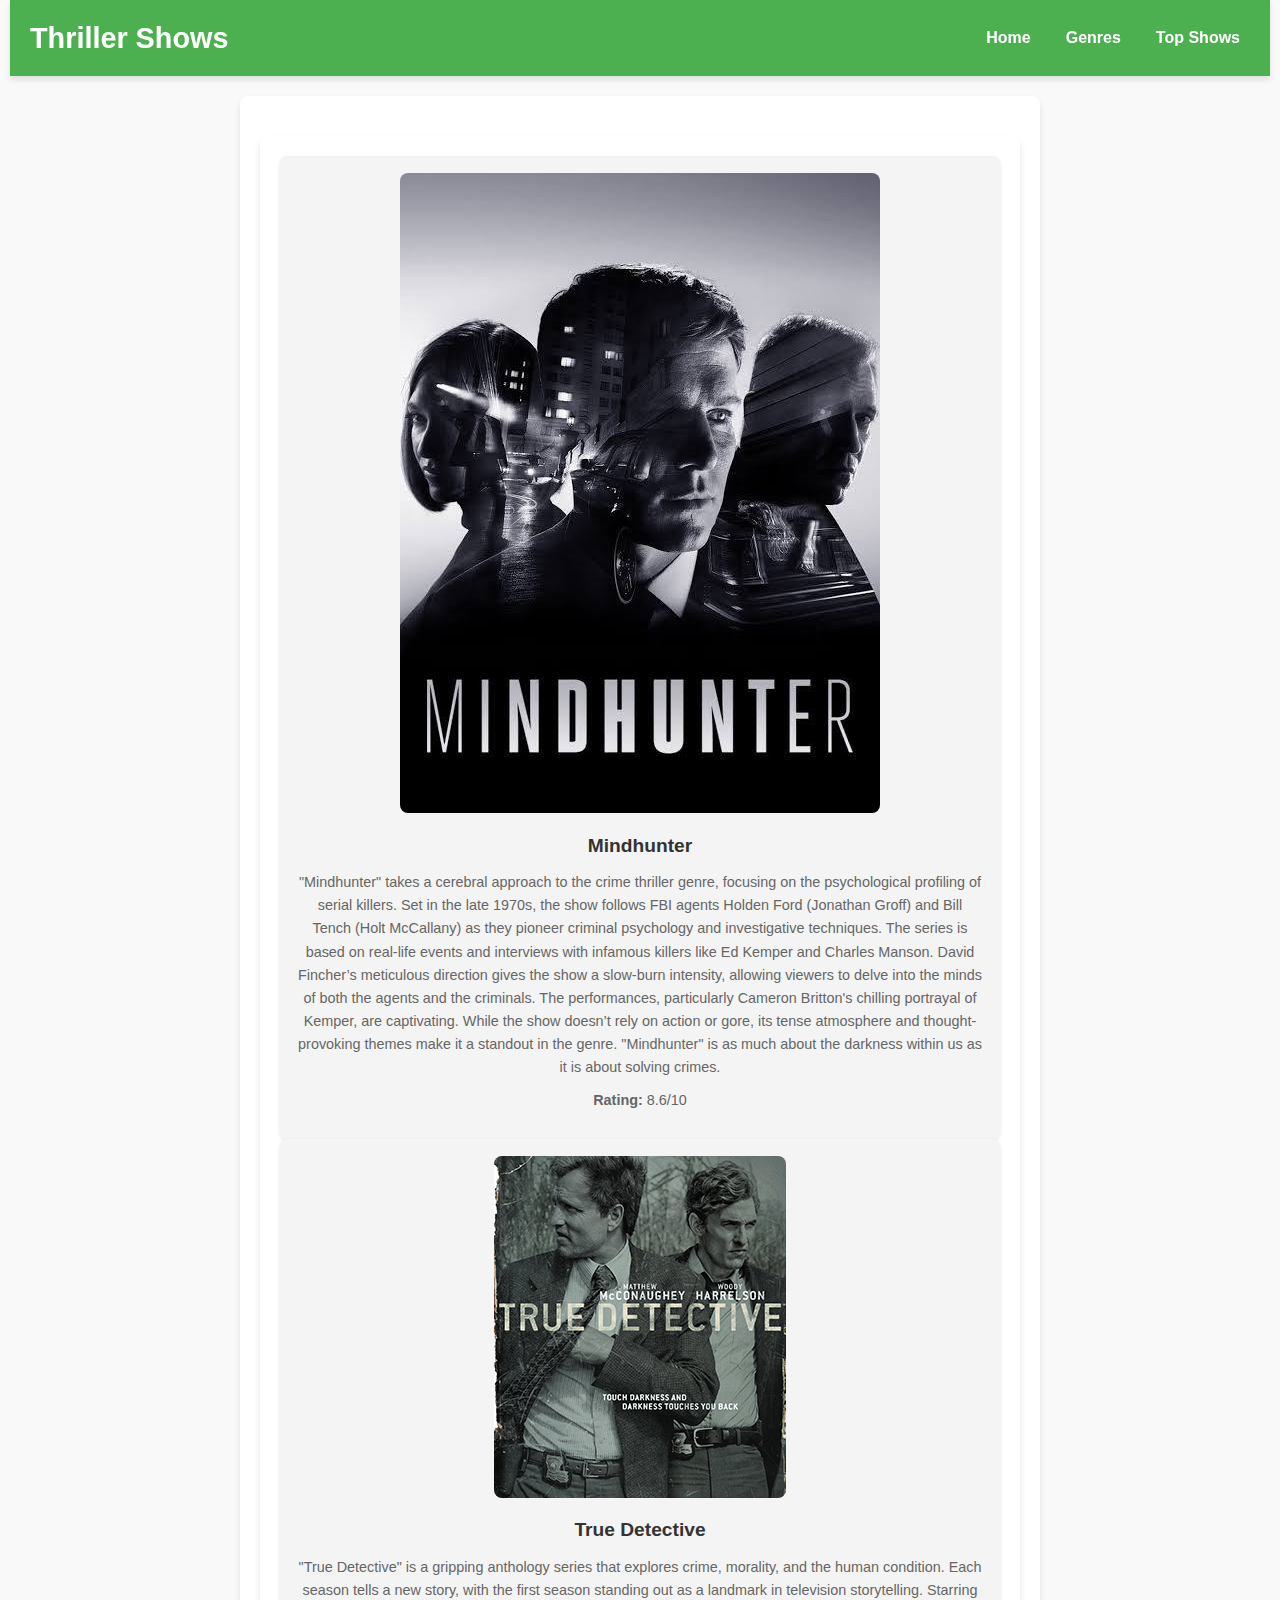
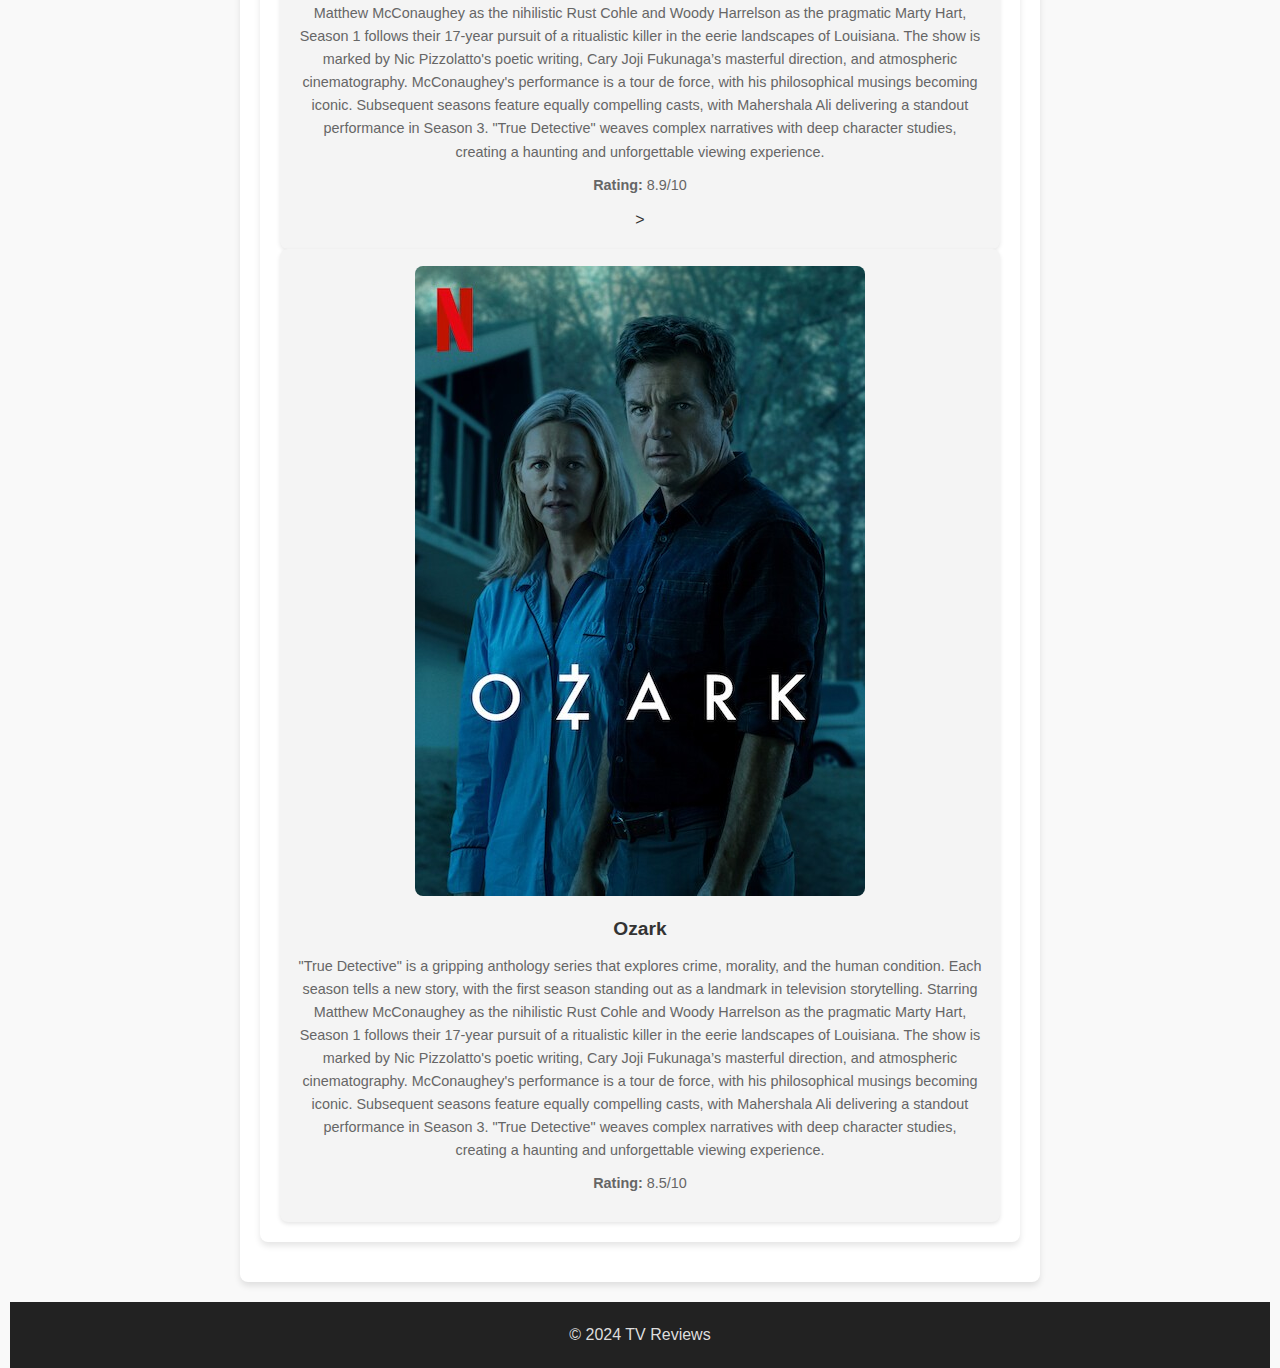
<file: pages/thriller.html>
<!DOCTYPE html>
<html lang="en">
<head>
    <meta charset="UTF-8">
    <meta name="viewport" content="width=device-width, initial-scale=1.0">
    <title>Thriller Shows</title>
    <link rel="stylesheet" href="../styles/style.css">
</head>
<body>
    <header>
        <h1>Thriller Shows</h1>
        <nav>
            <a href="../index.html">Home</a>
            <a href="genres.html">Genres</a>
            <a href="top-shows.html">Top Shows</a>
        </nav>
    </header>
    <main>
        <section id="thriller-shows">
            <div class="show-card">
                <img src="../images/mindhunter.jpg" alt="Mindhunter">
                <h3>Mindhunter</h3>
                <p>"Mindhunter" takes a cerebral approach to the crime thriller genre, focusing on the psychological profiling of serial killers. Set in the late 1970s, the show follows FBI agents Holden Ford (Jonathan Groff) and Bill Tench (Holt McCallany) as they pioneer criminal psychology and investigative techniques. The series is based on real-life events and interviews with infamous killers like Ed Kemper and Charles Manson.

                    David Fincher’s meticulous direction gives the show a slow-burn intensity, allowing viewers to delve into the minds of both the agents and the criminals. The performances, particularly Cameron Britton's chilling portrayal of Kemper, are captivating. While the show doesn’t rely on action or gore, its tense atmosphere and thought-provoking themes make it a standout in the genre. "Mindhunter" is as much about the darkness within us as it is about solving crimes.</p>
                <p><strong>Rating:</strong> 8.6/10</p>
            </div>
            <div class="show-card">
                <img src="../images/true_detective.jpg" alt="True Detective">
                <h3>True Detective</h3>
                <p>"True Detective" is a gripping anthology series that explores crime, morality, and the human condition. Each season tells a new story, with the first season standing out as a landmark in television storytelling. Starring Matthew McConaughey as the nihilistic Rust Cohle and Woody Harrelson as the pragmatic Marty Hart, Season 1 follows their 17-year pursuit of a ritualistic killer in the eerie landscapes of Louisiana.

                    The show is marked by Nic Pizzolatto's poetic writing, Cary Joji Fukunaga’s masterful direction, and atmospheric cinematography. McConaughey's performance is a tour de force, with his philosophical musings becoming iconic. Subsequent seasons feature equally compelling casts, with Mahershala Ali delivering a standout performance in Season 3. "True Detective" weaves complex narratives with deep character studies, creating a haunting and unforgettable viewing experience.</p>
                <p><strong>Rating:</strong> 8.9/10</p>>
            </div>
            <div class="show-card">
                <img src="../images/ozark.jpg" alt="Ozark">
                <h3>Ozark</h3>
                <p>"True Detective" is a gripping anthology series that explores crime, morality, and the human condition. Each season tells a new story, with the first season standing out as a landmark in television storytelling. Starring Matthew McConaughey as the nihilistic Rust Cohle and Woody Harrelson as the pragmatic Marty Hart, Season 1 follows their 17-year pursuit of a ritualistic killer in the eerie landscapes of Louisiana.

                    The show is marked by Nic Pizzolatto's poetic writing, Cary Joji Fukunaga’s masterful direction, and atmospheric cinematography. McConaughey's performance is a tour de force, with his philosophical musings becoming iconic. Subsequent seasons feature equally compelling casts, with Mahershala Ali delivering a standout performance in Season 3. "True Detective" weaves complex narratives with deep character studies, creating a haunting and unforgettable viewing experience.</p>
                <p><strong>Rating:</strong> 8.5/10</p>
            </div>
        </section>
    </main>
    <footer>
        <p>&copy; 2024 TV Reviews</p>
    </footer>
</body>
</html>
</file>
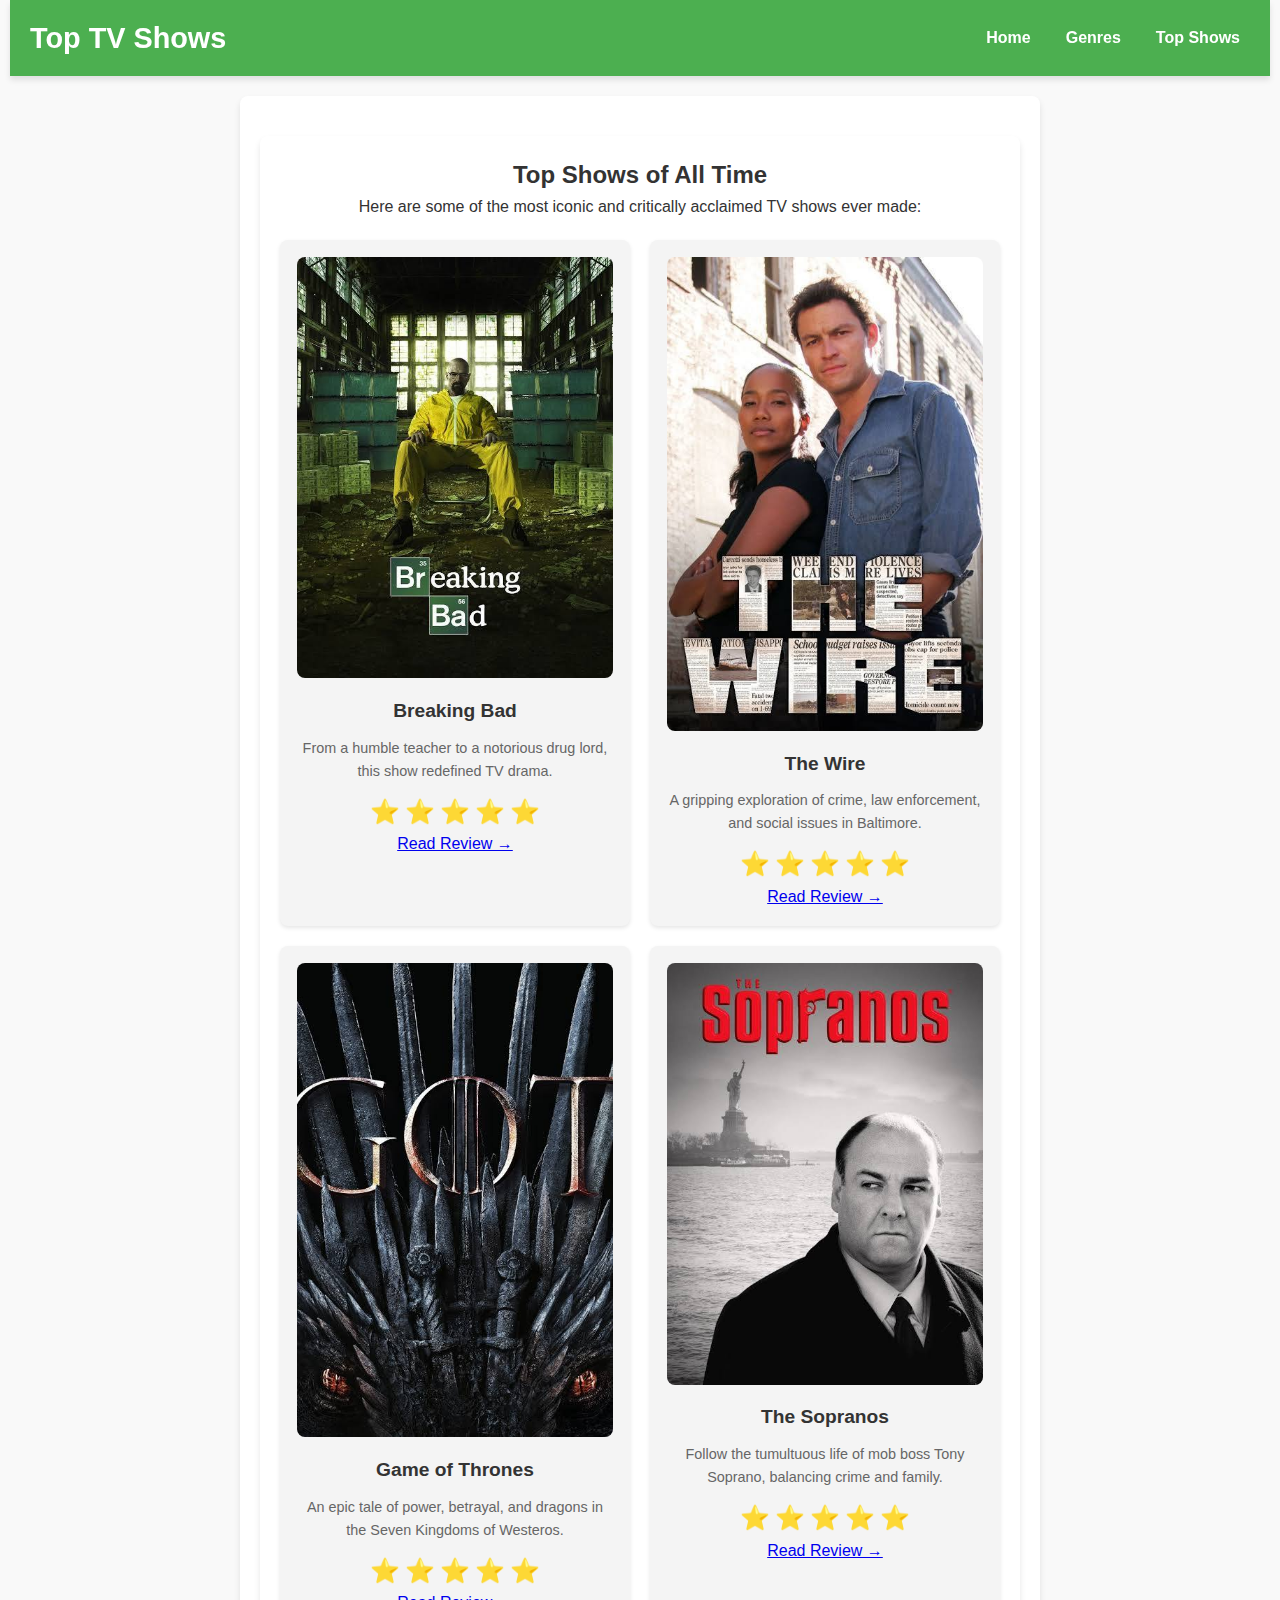
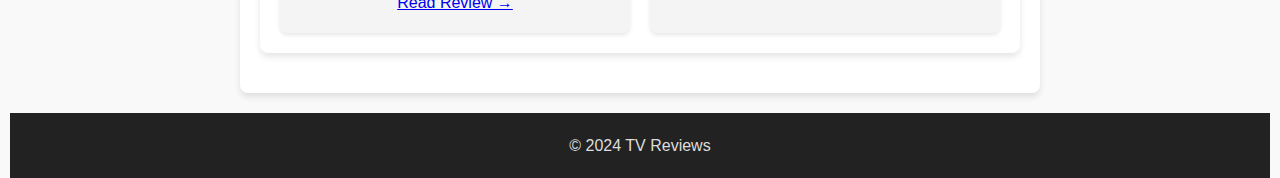
<file: pages/top-shows.html>
<!DOCTYPE html>
<html lang="en">
<head>
    <meta charset="UTF-8">
    <meta name="viewport" content="width=device-width, initial-scale=1.0">
    <title>Top TV Shows</title>
    <link rel="stylesheet" href="../styles/style.css">
</head>
<body>
    <header>
        <h1>Top TV Shows</h1>
        <nav>
            <a href="../index.html">Home</a>
            <a href="genres.html">Genres</a>
            <a href="top-shows.html">Top Shows</a>
        </nav>
    </header>
    <main>
        <section id="top-shows">
            <h2>Top Shows of All Time</h2>
            <p>Here are some of the most iconic and critically acclaimed TV shows ever made:</p>
            <div class="show-grid">
                <!-- Breaking Bad -->
                <div class="show-card">
                    <img src="../images/breaking_bad.jpg" alt="Breaking Bad">
                    <h3>Breaking Bad</h3>
                    <p>From a humble teacher to a notorious drug lord, this show redefined TV drama.</p>
                    <div class="rating">
                        <span>⭐</span><span>⭐</span><span>⭐</span><span>⭐</span><span>⭐</span>
                    </div>
                    <a href="breaking_bad.html">Read Review →</a>
                </div>
                <!-- The Wire -->
                <div class="show-card">
                    <img src="../images/the_wire.jpg" alt="The Wire">
                    <h3>The Wire</h3>
                    <p>A gripping exploration of crime, law enforcement, and social issues in Baltimore.</p>
                    <div class="rating">
                        <span>⭐</span><span>⭐</span><span>⭐</span><span>⭐</span><span>⭐</span>
                    </div>
                    <a href="the_wire.html">Read Review →</a>
                </div>
                <!-- Game of Thrones -->
                <div class="show-card">
                    <img src="../images/game_of_thrones.jpg" alt="Game of Thrones">
                    <h3>Game of Thrones</h3>
                    <p>An epic tale of power, betrayal, and dragons in the Seven Kingdoms of Westeros.</p>
                    <div class="rating">
                        <span>⭐</span><span>⭐</span><span>⭐</span><span>⭐</span><span>⭐</span>
                    </div>
                    <a href="game_of_thrones.html">Read Review →</a>
                </div>
                <!-- The Sopranos -->
                <div class="show-card">
                    <img src="../images/the_sopranos.jpg" alt="The Sopranos">
                    <h3>The Sopranos</h3>
                    <p>Follow the tumultuous life of mob boss Tony Soprano, balancing crime and family.</p>
                    <div class="rating">
                        <span>⭐</span><span>⭐</span><span>⭐</span><span>⭐</span><span>⭐</span>
                    </div>
                    <a href="the_sopranos.html">Read Review →</a>
                </div>
            </div>
        </section>
    </main>
    <footer>
        <p>&copy; 2024 TV Reviews</p>
    </footer>
</body>
</html>
</file>
<file: styles/style.css>
/* General Reset */
* {
    margin: 0;
    padding: 0;
    box-sizing: border-box;
    font-family: 'Roboto', sans-serif;
}

/* Body Styling */
body {
    background-color: #f9f9f9;
    color: #333;
    line-height: 1.6;
    padding: 0 10px;
}

/* Genre-specific Styling */
body.drama-page {
    background: linear-gradient(to bottom, #e63946, #1d3557);
    color: #f1faee;
}

body.sci-fi-page {
    background: linear-gradient(to bottom, #001f54, #00ffab);
    color: #e0e0e0;
}

body.thriller-page {
    background: linear-gradient(to bottom, #5816e7, #222222);
    color: #f9f9f9;
}

/* Header Styling */
header {
    position: sticky;
    top: 0;
    background-color: #4CAF50;
    color: white;
    padding: 15px 20px;
    display: flex;
    justify-content: space-between;
    align-items: center;
    box-shadow: 0 4px 6px rgba(0, 0, 0, 0.1);
    z-index: 1000;
}

header h1 {
    font-size: 1.8rem;
}

header nav {
    display: flex;
    gap: 15px;
}

header nav a {
    color: white;
    text-decoration: none;
    font-weight: bold;
    padding: 5px 10px;
    border-radius: 4px;
    transition: background-color 0.3s, color 0.3s;
}

header nav a:hover {
    background-color: white;
    color: #4CAF50;
}

/* Main Content Styling */
main {
    padding: 20px;
    background: white;
    border-radius: 8px;
    box-shadow: 0 4px 6px rgba(0, 0, 0, 0.1);
    margin: 20px auto;
    max-width: 800px;
    text-align: center;
}

/* Footer Styling */
footer {
    background-color: #222;
    color: #ddd;
    text-align: center;
    padding: 20px 0;
}
footer .social-links a {
    color: #4CAF50;
    margin: 0 10px;
    text-decoration: none;
    transition: color 0.3s ease;
}
footer .social-links a:hover {
    color: #FFD700;
}


/* Section Styling */
section {
    margin: 20px 0;
    padding: 20px;
    background: #fff;
    border-radius: 8px;
    box-shadow: 0 4px 6px rgba(0, 0, 0, 0.1);
}

/* Show Card Grid */
.show-grid {
    display: grid;
    grid-template-columns: repeat(auto-fit, minmax(300px, 1fr));
    gap: 20px;
    margin-top: 20px;
}
.show-card {
    background: #fff;
    border: 2px solid transparent;
    border-radius: 8px;
    box-shadow: 0 4px 10px rgba(0, 0, 0, 0.1);
    transition: transform 0.3s ease, box-shadow 0.3s ease;
}
.show-card:hover {
    transform: scale(1.05);
    box-shadow: 0 4px 20px rgba(0, 0, 0, 0.2);
}
.card-content {
    padding: 15px;
}

/* Individual Show Card */
.show-card {
    background-color: #f4f4f4;
    border-radius: 8px;
    padding: 15px;
    text-align: center;
    box-shadow: 0 2px 4px rgba(0, 0, 0, 0.1);
    transition: transform 0.3s, box-shadow 0.3s;
}

.show-card:hover {
    transform: translateY(-10px);
    box-shadow: 0 6px 12px rgba(0, 0, 0, 0.2);
}

.show-card img {
    max-width: 100%;
    border-radius: 8px;
    margin-bottom: 10px;
}

.show-card h3 {
    font-size: 1.2rem;
    color: #333;
    margin-bottom: 10px;
}

.show-card p {
    color: #666;
    font-size: 0.9rem;
    margin-bottom: 10px;
}

/* Button Styling */
button {
    background-color: #4CAF50;
    color: white;
    border: none;
    padding: 10px 15px;
    font-size: 1rem;
    border-radius: 5px;
    cursor: pointer;
    transition: transform 0.3s, background-color 0.3s;
}

button:hover {
    transform: scale(1.05);
    background-color: #45a049;
}

/* User Review Form */
form#review-form {
    margin-top: 20px;
    text-align: left;
}

form#review-form label {
    font-weight: bold;
    margin-bottom: 5px;
    display: block;
}

form#review-form textarea {
    width: 100%;
    border: 1px solid #ccc;
    border-radius: 5px;
    padding: 10px;
    resize: none;
    margin-bottom: 10px;
}

form#review-form button {
    display: block;
    margin: auto;
}

/* Rating Stars */
.rating {
    font-size: 1.5rem;
    color: #FFD700;
    display: flex;
    justify-content: center;
    gap: 5px;
}

.rating span {
    cursor: pointer;
    transition: transform 0.3s;
}

.rating span:hover {
    transform: scale(1.2);
}

/* Tooltip for Additional Info */
.tooltip {
    position: relative;
    display: inline-block;
    cursor: pointer;
}

.tooltip .tooltip-text {
    visibility: hidden;
    width: 150px;
    background-color: #333;
    color: #fff;
    text-align: center;
    padding: 5px;
    border-radius: 4px;
    position: absolute;
    z-index: 1;
    bottom: 125%;
    left: 50%;
    transform: translateX(-50%);
    opacity: 0;
    transition: opacity 0.3s;
}

.tooltip:hover .tooltip-text {
    visibility: visible;
    opacity: 1;
}

/* Responsive Design */
@media (max-width: 768px) {
    header h1 {
        font-size: 1.5rem;
    }

    header nav a {
        font-size: 0.9rem;
    }

    .show-card {
        padding: 10px;
    }
}
.hero {
    background: url('images/hero.jpg') no-repeat center center/cover;
    padding: 20px;
    text-align: center;
    color: white;
}
.hero h1 {
    font-size: 3rem;
    text-shadow: 2px 2px 4px rgba(0, 0, 0, 0.5);
}
.hero nav a {
    margin: 0 10px;
    text-decoration: none;
    color: white;
    font-weight: bold;
    transition: color 0.3s;
}
.hero nav a:hover {
    color: #FFD700;
}
</file>
